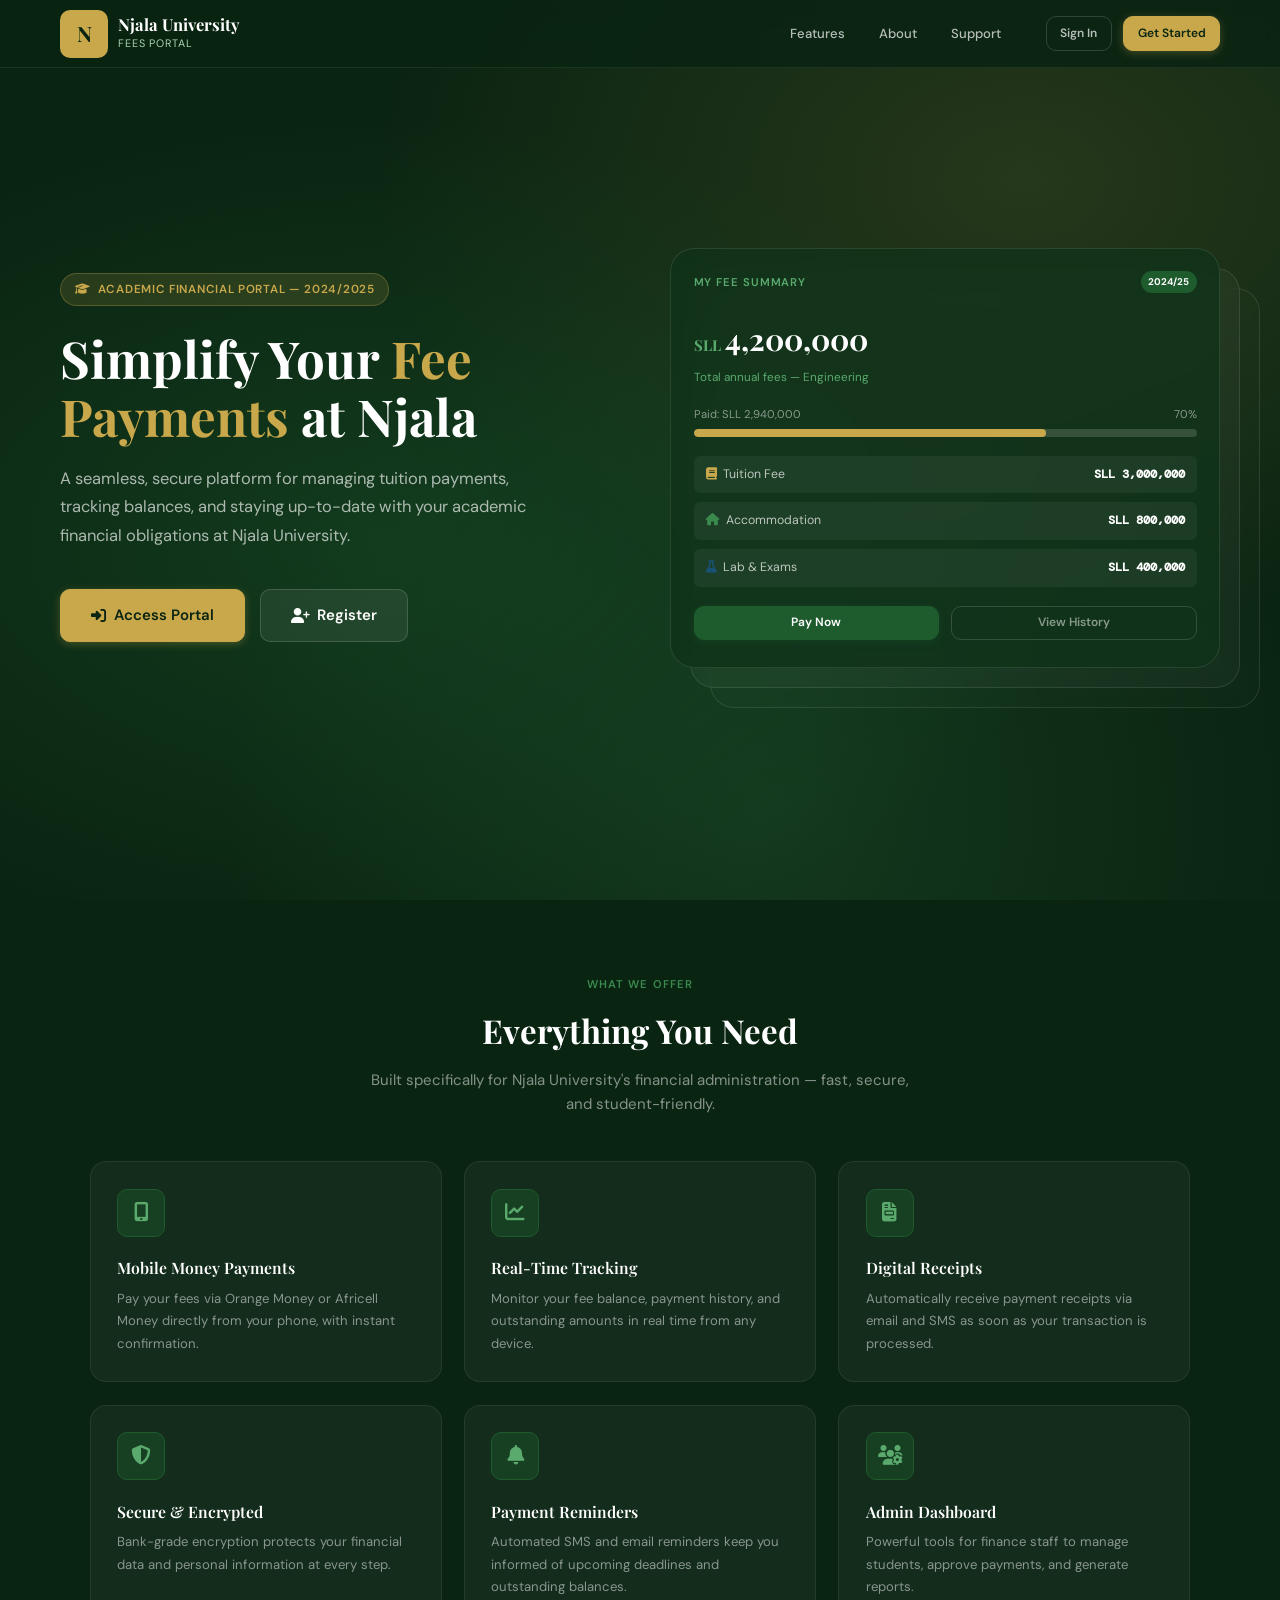
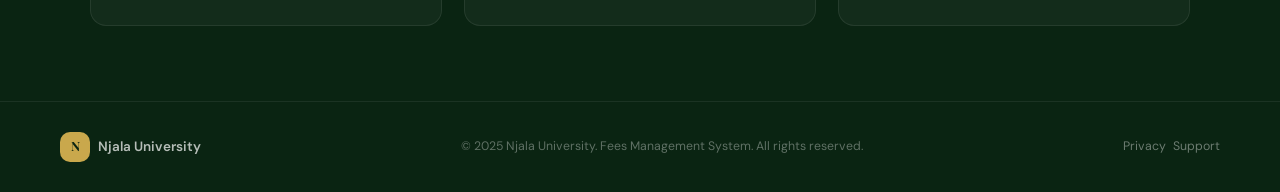
<file: frontend/index.html>
<!DOCTYPE html>
<html lang="en">
<head>
  <meta charset="UTF-8" />
  <meta name="viewport" content="width=device-width, initial-scale=1.0" />
  <title>Njala University — Fees Management System</title>
  <link rel="stylesheet" href="css/styles.css" />
  <link rel="stylesheet" href="https://cdnjs.cloudflare.com/ajax/libs/font-awesome/6.5.0/css/all.min.css" />
  <style>
    /* Landing-specific styles */
    body { background: var(--green-900); color: var(--white); overflow-x: hidden; }

    /* ── Nav ── */
    .landing-nav {
      position: fixed; top: 0; left: 0; right: 0; z-index: 100;
      background: rgba(10,36,18,0.85); backdrop-filter: blur(12px);
      border-bottom: 1px solid rgba(255,255,255,0.07);
      padding: 0 4rem; height: 68px;
      display: flex; align-items: center; gap: 2rem;
    }

    .landing-nav .nav-logo {
      display: flex; align-items: center; gap: 10px; flex: 1;
    }

    .landing-nav-links {
      display: flex; align-items: center; gap: 0.25rem;
    }

    .landing-nav-links a {
      padding: 0.5rem 1rem; border-radius: var(--radius-md);
      font-size: 0.875rem; font-weight: 500; color: rgba(255,255,255,0.7);
      transition: all var(--transition);
    }

    .landing-nav-links a:hover { color: var(--white); background: rgba(255,255,255,0.08); }

    .landing-nav-cta { display: flex; gap: 0.75rem; }

    /* ── Hero ── */
    .hero {
      min-height: 100vh; padding: 5rem 4rem 4rem;
      display: flex; align-items: center;
      position: relative; overflow: hidden;
    }

    .hero::before {
      content: '';
      position: absolute; inset: 0;
      background:
        radial-gradient(ellipse at 30% 60%, rgba(30,92,46,0.4) 0%, transparent 55%),
        radial-gradient(ellipse at 80% 20%, rgba(201,168,76,0.15) 0%, transparent 45%),
        radial-gradient(ellipse at 60% 90%, rgba(58,138,78,0.2) 0%, transparent 50%);
    }

    .hero-grid {
      display: grid; grid-template-columns: 1fr 1fr;
      gap: 4rem; align-items: center; max-width: 1200px;
      margin: 0 auto; width: 100%; position: relative; z-index: 1;
    }

    .hero-eyebrow {
      display: inline-flex; align-items: center; gap: 0.5rem;
      background: rgba(201,168,76,0.15); border: 1px solid rgba(201,168,76,0.3);
      color: var(--gold); padding: 0.4rem 0.9rem; border-radius: 99px;
      font-size: 0.78rem; font-weight: 600; letter-spacing: 0.06em;
      text-transform: uppercase; margin-bottom: 1.5rem;
    }

    .hero h1 {
      font-family: var(--font-display);
      font-size: 3.4rem; font-weight: 700; line-height: 1.15;
      color: var(--white); margin-bottom: 1.25rem;
    }

    .hero h1 span { color: var(--gold); }

    .hero p {
      font-size: 1.1rem; color: rgba(255,255,255,0.65);
      line-height: 1.75; margin-bottom: 2.5rem; max-width: 480px;
    }

    .hero-cta { display: flex; gap: 1rem; flex-wrap: wrap; }

    .hero-visual {
      position: relative;
    }

    .hero-card-stack {
      position: relative;
      height: 420px;
    }

    .hero-card {
      position: absolute;
      background: rgba(255,255,255,0.05);
      border: 1px solid rgba(255,255,255,0.1);
      border-radius: var(--radius-xl);
      backdrop-filter: blur(8px);
      padding: 1.5rem;
    }

    .hero-card.main {
      inset: 0; z-index: 3;
      background: rgba(15,51,25,0.8);
    }

    .hero-card.back1 {
      bottom: -20px; left: 20px; right: -20px; top: 20px;
      z-index: 1; background: rgba(255,255,255,0.03);
    }

    .hero-card.back2 {
      bottom: -40px; left: 40px; right: -40px; top: 40px;
      z-index: 0; background: rgba(255,255,255,0.015);
    }

    .hc-header {
      display: flex; align-items: center; justify-content: space-between;
      margin-bottom: 1.5rem;
    }

    .hc-title {
      font-size: 0.75rem; font-weight: 600; color: var(--green-300);
      text-transform: uppercase; letter-spacing: 0.08em;
    }

    .hc-badge {
      background: var(--green-600); color: var(--white);
      font-size: 0.65rem; font-weight: 700; padding: 0.2rem 0.5rem;
      border-radius: 99px;
    }

    .hc-amount {
      font-family: var(--font-display); font-size: 2rem; font-weight: 700;
      color: var(--white); margin-bottom: 0.3rem;
    }

    .hc-sub {
      font-size: 0.78rem; color: var(--green-300); margin-bottom: 1.25rem;
    }

    .hc-progress { margin-bottom: 1.25rem; }
    .hc-progress-label {
      display: flex; justify-content: space-between;
      font-size: 0.75rem; color: rgba(255,255,255,0.5);
      margin-bottom: 0.4rem;
    }

    .hc-fee-rows { display: flex; flex-direction: column; gap: 0.6rem; }
    .hc-fee-row {
      display: flex; align-items: center; justify-content: space-between;
      padding: 0.6rem 0.8rem;
      background: rgba(255,255,255,0.05); border-radius: var(--radius-sm);
    }

    .hc-fee-row .n { font-size: 0.82rem; color: rgba(255,255,255,0.7); }
    .hc-fee-row .a {
      font-family: var(--font-mono); font-size: 0.82rem;
      color: var(--white); font-weight: 600;
    }

    .hc-bottom {
      margin-top: 1.25rem; display: flex; gap: 0.75rem;
    }

    /* ── Features ── */
    .features-section {
      padding: 5rem 4rem;
      background: var(--green-900);
      position: relative;
    }

    .section-label {
      text-align: center;
      font-size: 0.75rem; font-weight: 600; letter-spacing: 0.1em;
      text-transform: uppercase; color: var(--green-400); margin-bottom: 0.75rem;
    }

    .section-title {
      text-align: center;
      font-family: var(--font-display); font-size: 2.2rem; font-weight: 700;
      color: var(--white); margin-bottom: 0.75rem;
    }

    .section-sub {
      text-align: center; font-size: 1rem; color: rgba(255,255,255,0.5);
      max-width: 560px; margin: 0 auto 3rem;
    }

    .features-grid {
      display: grid; grid-template-columns: repeat(3, 1fr);
      gap: 1.5rem; max-width: 1100px; margin: 0 auto;
    }

    .feature-card {
      background: rgba(255,255,255,0.04);
      border: 1px solid rgba(255,255,255,0.08);
      border-radius: var(--radius-lg);
      padding: 1.75rem;
      transition: all var(--transition);
    }

    .feature-card:hover {
      background: rgba(255,255,255,0.07);
      border-color: rgba(201,168,76,0.3);
      transform: translateY(-3px);
    }

    .feature-icon {
      width: 48px; height: 48px;
      background: rgba(30,92,46,0.4);
      border: 1px solid var(--green-600);
      border-radius: var(--radius-md);
      display: flex; align-items: center; justify-content: center;
      font-size: 1.3rem; color: var(--green-300);
      margin-bottom: 1.25rem;
    }

    .feature-card h3 {
      font-family: var(--font-display); font-size: 1.05rem;
      font-weight: 600; color: var(--white); margin-bottom: 0.5rem;
    }

    .feature-card p { font-size: 0.875rem; color: rgba(255,255,255,0.5); line-height: 1.7; }

    /* ── Footer ── */
    .landing-footer {
      background: var(--green-900);
      border-top: 1px solid rgba(255,255,255,0.07);
      padding: 2rem 4rem;
      display: flex; align-items: center; justify-content: space-between;
    }

    .landing-footer .copy {
      font-size: 0.82rem; color: rgba(255,255,255,0.35);
    }

    @media (max-width: 900px) {
      .hero, .features-section, .landing-footer { padding-left: 2rem; padding-right: 2rem; }
      .hero-grid { grid-template-columns: 1fr; gap: 3rem; }
      .hero h1 { font-size: 2.4rem; }
      .hero-visual { display: none; }
      .features-grid { grid-template-columns: 1fr 1fr; }
      .landing-nav { padding: 0 2rem; }
    }
  </style>
</head>
<body>

<!-- ── Navigation ── -->
<nav class="landing-nav">
  <div class="nav-logo">
    <div class="logo-mark">N</div>
    <div class="logo-text">
      <div class="logo-title">Njala University</div>
      <div class="logo-subtitle">Fees Portal</div>
    </div>
  </div>
  <div class="landing-nav-links">
    <a href="#features">Features</a>
    <a href="#about">About</a>
    <a href="#support">Support</a>
  </div>
  <div class="landing-nav-cta">
    <a href="login.html" class="btn btn-ghost btn-sm" style="color:rgba(255,255,255,0.7);border-color:rgba(255,255,255,0.15);">Sign In</a>
    <a href="login.html?mode=register" class="btn btn-gold btn-sm">Get Started</a>
  </div>
</nav>

<!-- ── Hero ── -->
<section class="hero">
  <div class="hero-grid">
    <div class="hero-content animate-fadeup">
      <div class="hero-eyebrow">
        <i class="fas fa-graduation-cap"></i>
        Academic Financial Portal — 2024/2025
      </div>
      <h1>Simplify Your <span>Fee Payments</span> at Njala</h1>
      <p>A seamless, secure platform for managing tuition payments, tracking balances, and staying up-to-date with your academic financial obligations at Njala University.</p>
      <div class="hero-cta">
        <a href="login.html" class="btn btn-gold btn-lg">
          <i class="fas fa-sign-in-alt"></i> Access Portal
        </a>
        <a href="login.html?mode=register" class="btn btn-secondary btn-lg"
           style="background:rgba(255,255,255,0.07);color:var(--white);border-color:rgba(255,255,255,0.15)">
          <i class="fas fa-user-plus"></i> Register
        </a>
      </div>
    </div>

    <div class="hero-visual animate-fadeup" style="animation-delay:0.2s">
      <div class="hero-card-stack">
        <div class="hero-card back2"></div>
        <div class="hero-card back1"></div>
        <div class="hero-card main">
          <div class="hc-header">
            <span class="hc-title">My Fee Summary</span>
            <span class="hc-badge">2024/25</span>
          </div>
          <div class="hc-amount"><span style="font-size:1rem;color:var(--green-300);margin-right:4px">SLL</span>4,200,000</div>
          <div class="hc-sub">Total annual fees — Engineering</div>
          <div class="hc-progress">
            <div class="hc-progress-label">
              <span>Paid: SLL 2,940,000</span>
              <span>70%</span>
            </div>
            <div class="progress-bar"><div class="fill" style="width:70%"></div></div>
          </div>
          <div class="hc-fee-rows">
            <div class="hc-fee-row">
              <span class="n"><i class="fas fa-book" style="color:var(--gold);margin-right:6px"></i>Tuition Fee</span>
              <span class="a">SLL 3,000,000</span>
            </div>
            <div class="hc-fee-row">
              <span class="n"><i class="fas fa-home" style="color:var(--green-400);margin-right:6px"></i>Accommodation</span>
              <span class="a">SLL 800,000</span>
            </div>
            <div class="hc-fee-row">
              <span class="n"><i class="fas fa-flask" style="color:var(--blue);margin-right:6px"></i>Lab & Exams</span>
              <span class="a">SLL 400,000</span>
            </div>
          </div>
          <div class="hc-bottom">
            <a href="login.html" class="btn btn-primary btn-sm" style="flex:1;text-align:center">Pay Now</a>
            <a href="login.html" class="btn btn-ghost btn-sm" style="flex:1;text-align:center;color:rgba(255,255,255,0.5);border-color:rgba(255,255,255,0.15)">View History</a>
          </div>
        </div>
      </div>
    </div>
  </div>
</section>

<!-- ── Features ── -->
<section class="features-section" id="features">
  <div class="section-label">What we offer</div>
  <h2 class="section-title">Everything You Need</h2>
  <p class="section-sub">Built specifically for Njala University's financial administration — fast, secure, and student-friendly.</p>

  <div class="features-grid">
    <div class="feature-card animate-fadeup">
      <div class="feature-icon"><i class="fas fa-mobile-alt"></i></div>
      <h3>Mobile Money Payments</h3>
      <p>Pay your fees via Orange Money or Africell Money directly from your phone, with instant confirmation.</p>
    </div>
    <div class="feature-card animate-fadeup">
      <div class="feature-icon"><i class="fas fa-chart-line"></i></div>
      <h3>Real-Time Tracking</h3>
      <p>Monitor your fee balance, payment history, and outstanding amounts in real time from any device.</p>
    </div>
    <div class="feature-card animate-fadeup">
      <div class="feature-icon"><i class="fas fa-file-invoice"></i></div>
      <h3>Digital Receipts</h3>
      <p>Automatically receive payment receipts via email and SMS as soon as your transaction is processed.</p>
    </div>
    <div class="feature-card animate-fadeup">
      <div class="feature-icon"><i class="fas fa-shield-alt"></i></div>
      <h3>Secure & Encrypted</h3>
      <p>Bank-grade encryption protects your financial data and personal information at every step.</p>
    </div>
    <div class="feature-card animate-fadeup">
      <div class="feature-icon"><i class="fas fa-bell"></i></div>
      <h3>Payment Reminders</h3>
      <p>Automated SMS and email reminders keep you informed of upcoming deadlines and outstanding balances.</p>
    </div>
    <div class="feature-card animate-fadeup">
      <div class="feature-icon"><i class="fas fa-users-cog"></i></div>
      <h3>Admin Dashboard</h3>
      <p>Powerful tools for finance staff to manage students, approve payments, and generate reports.</p>
    </div>
  </div>
</section>

<!-- ── Footer ── -->
<footer class="landing-footer">
  <div class="flex flex-center gap-1">
    <div class="logo-mark" style="width:30px;height:30px;font-size:0.85rem">N</div>
    <span style="font-size:0.9rem;font-weight:600;color:rgba(255,255,255,0.7)">Njala University</span>
  </div>
  <div class="copy">&copy; 2025 Njala University. Fees Management System. All rights reserved.</div>
  <div class="flex gap-1">
    <a href="#" style="color:rgba(255,255,255,0.4);font-size:0.82rem;transition:color 0.2s" onmouseover="this.style.color='rgba(255,255,255,0.8)'" onmouseout="this.style.color='rgba(255,255,255,0.4)'">Privacy</a>
    <a href="#" style="color:rgba(255,255,255,0.4);font-size:0.82rem;transition:color 0.2s" onmouseover="this.style.color='rgba(255,255,255,0.8)'" onmouseout="this.style.color='rgba(255,255,255,0.4)'">Support</a>
  </div>
</footer>

</body>
</html>
</file>
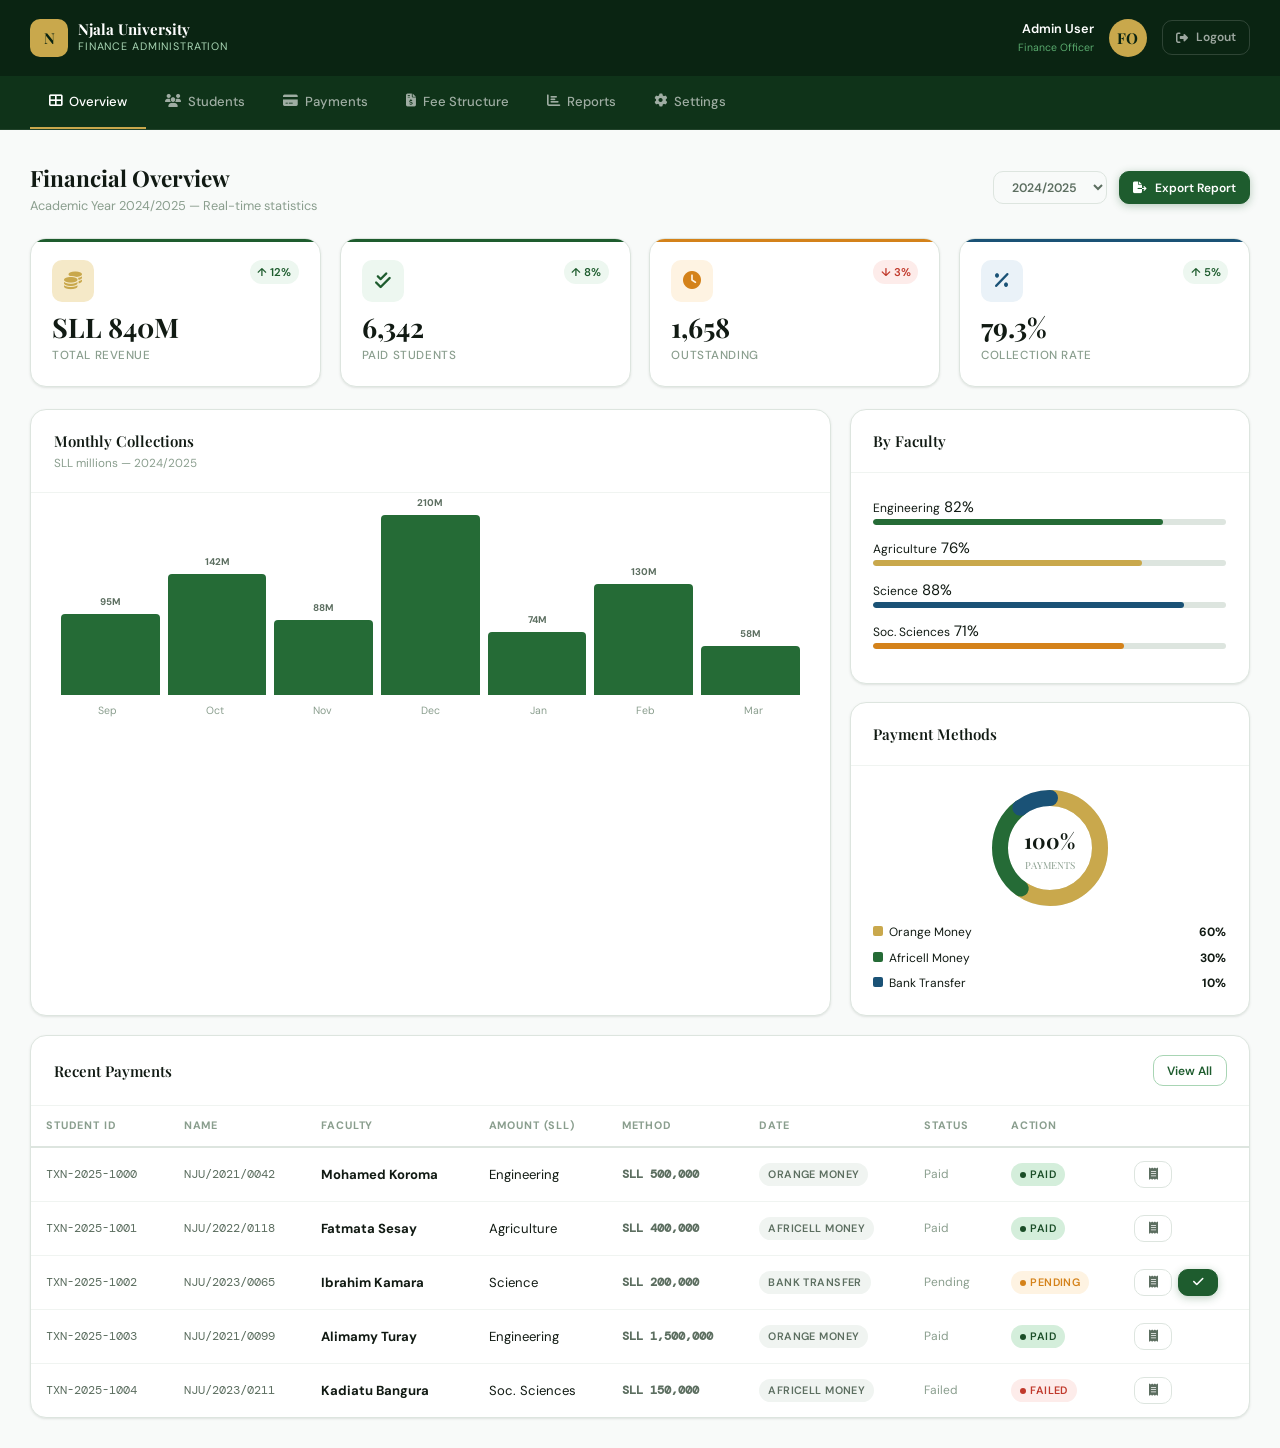
<file: frontend/admin.html>
<!DOCTYPE html>
<html lang="en">
<head>
  <meta charset="UTF-8" />
  <meta name="viewport" content="width=device-width, initial-scale=1.0" />
  <title>Admin Panel — Njala Fees System</title>
  <link rel="stylesheet" href="css/styles.css" />
  <link rel="stylesheet" href="https://cdnjs.cloudflare.com/ajax/libs/font-awesome/6.5.0/css/all.min.css" />
  <style>
    .admin-wrap { min-height: 100vh; display: flex; flex-direction: column; }

    /* Mini chart bars */
    .mini-chart { display: flex; align-items: flex-end; gap: 3px; height: 40px; }
    .mini-bar {
      flex: 1; border-radius: 2px 2px 0 0;
      background: var(--green-300); transition: background var(--transition);
    }
    .mini-bar:hover { background: var(--green-500); }

    /* Student row detail expand */
    .expand-row { display: none; background: var(--green-50); }
    .expand-row.open { display: table-row; }

    /* Filters bar */
    .filter-bar {
      display: flex; align-items: center; gap: 0.75rem;
      padding: 1rem 1.5rem; border-bottom: 1px solid var(--gray-100);
      flex-wrap: wrap;
    }

    .filter-bar input[type="text"] {
      padding: 0.55rem 1rem 0.55rem 2.4rem;
      border: 1.5px solid var(--gray-200); border-radius: var(--radius-md);
      font-size: 0.85rem; background: var(--gray-100); outline: none;
      transition: all var(--transition); flex: 1; min-width: 200px;
      position: relative;
    }

    .filter-bar input:focus {
      background: var(--white); border-color: var(--green-400);
    }

    .search-wrap { position: relative; flex: 1; min-width: 200px; }
    .search-wrap i { position: absolute; left: 0.8rem; top: 50%; transform: translateY(-50%); color: var(--gray-400); font-size: 0.85rem; }
    .search-wrap input { width: 100%; padding: 0.55rem 1rem 0.55rem 2.4rem; border: 1.5px solid var(--gray-200); border-radius: var(--radius-md); font-size: 0.85rem; background: var(--gray-100); outline: none; }

    .donut-wrap {
      position: relative; width: 120px; height: 120px; margin: 0 auto 1rem;
    }

    .donut-wrap svg { transform: rotate(-90deg); }
    .donut-center {
      position: absolute; inset: 0;
      display: flex; flex-direction: column;
      align-items: center; justify-content: center;
      font-family: var(--font-display);
    }

    .donut-center .pct { font-size: 1.4rem; font-weight: 700; color: var(--dark); }
    .donut-center .lbl { font-size: 0.65rem; color: var(--gray-400); text-transform: uppercase; }
  </style>
</head>
<body>
<div class="admin-wrap">

  <!-- ── Admin Header ── -->
  <div class="admin-header">
    <div class="logo" style="flex:1">
      <div class="logo-mark" style="width:38px;height:38px;font-size:1rem">N</div>
      <div class="logo-text">
        <div class="logo-title" style="font-size:1rem">Njala University</div>
        <div class="logo-subtitle">Finance Administration</div>
      </div>
    </div>
    <div style="display:flex;align-items:center;gap:1rem">
      <div style="text-align:right">
        <div style="font-size:0.85rem;font-weight:600;color:var(--white)">Admin User</div>
        <div style="font-size:0.7rem;color:var(--green-300)">Finance Officer</div>
      </div>
      <div class="user-avatar" style="background:var(--gold);color:var(--green-900)">FO</div>
      <a href="login.html" class="btn btn-ghost btn-sm" style="color:rgba(255,255,255,0.6);border-color:rgba(255,255,255,0.15)">
        <i class="fas fa-sign-out-alt"></i> Logout
      </a>
    </div>
  </div>

  <!-- ── Admin Nav ── -->
  <div class="admin-nav">
    <a href="#" class="admin-nav-item active" onclick="adminPage('overview',this)">
      <i class="fas fa-th-large"></i> Overview
    </a>
    <a href="#" class="admin-nav-item" onclick="adminPage('students',this)">
      <i class="fas fa-users"></i> Students
    </a>
    <a href="#" class="admin-nav-item" onclick="adminPage('payments',this)">
      <i class="fas fa-credit-card"></i> Payments
    </a>
    <a href="#" class="admin-nav-item" onclick="adminPage('fees',this)">
      <i class="fas fa-file-invoice-dollar"></i> Fee Structure
    </a>
    <a href="#" class="admin-nav-item" onclick="adminPage('reports',this)">
      <i class="fas fa-chart-bar"></i> Reports
    </a>
    <a href="#" class="admin-nav-item" onclick="adminPage('settings',this)">
      <i class="fas fa-cog"></i> Settings
    </a>
  </div>

  <!-- ── Admin Body ── -->
  <div class="admin-body">

    <!-- ═══════════ OVERVIEW ═══════════ -->
    <div id="admin-overview">

      <div style="display:flex;align-items:center;justify-content:space-between;margin-bottom:1.5rem">
        <div>
          <h2 style="font-family:var(--font-display);font-size:1.5rem;font-weight:700;color:var(--dark)">Financial Overview</h2>
          <p style="font-size:0.85rem;color:var(--gray-400)">Academic Year 2024/2025 — Real-time statistics</p>
        </div>
        <div style="display:flex;gap:0.75rem">
          <select class="btn btn-ghost btn-sm" style="font-size:0.82rem">
            <option>2024/2025</option>
            <option>2023/2024</option>
          </select>
          <button class="btn btn-primary btn-sm" onclick="showToast('Report generated!','success')">
            <i class="fas fa-file-export"></i> Export Report
          </button>
        </div>
      </div>

      <!-- Top Stats -->
      <div class="stats-grid" style="margin-bottom:1.5rem">
        <div class="stat-card animate-fadeup">
          <div class="stat-header">
            <div class="stat-icon gold"><i class="fas fa-coins"></i></div>
            <span class="stat-trend up">↑ 12%</span>
          </div>
          <div class="stat-value">SLL 840M</div>
          <div class="stat-label">Total Revenue</div>
        </div>
        <div class="stat-card animate-fadeup">
          <div class="stat-header">
            <div class="stat-icon"><i class="fas fa-check-double"></i></div>
            <span class="stat-trend up">↑ 8%</span>
          </div>
          <div class="stat-value">6,342</div>
          <div class="stat-label">Paid Students</div>
        </div>
        <div class="stat-card amber animate-fadeup">
          <div class="stat-header">
            <div class="stat-icon amber"><i class="fas fa-clock"></i></div>
            <span class="stat-trend down">↓ 3%</span>
          </div>
          <div class="stat-value">1,658</div>
          <div class="stat-label">Outstanding</div>
        </div>
        <div class="stat-card blue animate-fadeup">
          <div class="stat-header">
            <div class="stat-icon blue"><i class="fas fa-percentage"></i></div>
            <span class="stat-trend up">↑ 5%</span>
          </div>
          <div class="stat-value">79.3%</div>
          <div class="stat-label">Collection Rate</div>
        </div>
      </div>

      <!-- Content -->
      <div class="content-grid">

        <!-- Payment chart -->
        <div class="card animate-fadeup">
          <div class="card-header">
            <div>
              <div class="card-title">Monthly Collections</div>
              <div class="card-subtitle">SLL millions — 2024/2025</div>
            </div>
          </div>
          <div class="card-body">
            <div style="display:flex;align-items:flex-end;gap:8px;height:180px;padding:0 0.5rem" id="adminChart">
              <!-- JS rendered -->
            </div>
            <div style="display:flex;justify-content:space-around;margin-top:8px;font-size:0.7rem;color:var(--gray-400)" id="adminChartLabels"></div>
          </div>
        </div>

        <!-- Right col -->
        <div style="display:flex;flex-direction:column;gap:1.25rem">

          <!-- Collection by Faculty -->
          <div class="card animate-fadeup">
            <div class="card-header">
              <div class="card-title">By Faculty</div>
            </div>
            <div class="card-body">
              <div id="facultyBars"><!-- JS --></div>
            </div>
          </div>

          <!-- Payment Methods Donut -->
          <div class="card animate-fadeup">
            <div class="card-header">
              <div class="card-title">Payment Methods</div>
            </div>
            <div class="card-body" style="text-align:center">
              <div class="donut-wrap">
                <svg width="120" height="120" viewBox="0 0 120 120">
                  <circle cx="60" cy="60" r="50" fill="none" stroke="var(--gray-200)" stroke-width="16"/>
                  <circle cx="60" cy="60" r="50" fill="none" stroke="var(--gold)" stroke-width="16"
                    stroke-dasharray="188 126" stroke-linecap="round"/>
                  <circle cx="60" cy="60" r="50" fill="none" stroke="var(--green-500)" stroke-width="16"
                    stroke-dasharray="94 220" stroke-dashoffset="-188" stroke-linecap="round"/>
                  <circle cx="60" cy="60" r="50" fill="none" stroke="var(--blue)" stroke-width="16"
                    stroke-dasharray="32 282" stroke-dashoffset="-282" stroke-linecap="round"/>
                </svg>
                <div class="donut-center">
                  <div class="pct">100%</div>
                  <div class="lbl">Payments</div>
                </div>
              </div>
              <div style="display:flex;flex-direction:column;gap:0.4rem;text-align:left">
                <div class="flex-between" style="font-size:0.8rem">
                  <span><span style="display:inline-block;width:10px;height:10px;background:var(--gold);border-radius:2px;margin-right:6px"></span>Orange Money</span>
                  <strong>60%</strong>
                </div>
                <div class="flex-between" style="font-size:0.8rem">
                  <span><span style="display:inline-block;width:10px;height:10px;background:var(--green-500);border-radius:2px;margin-right:6px"></span>Africell Money</span>
                  <strong>30%</strong>
                </div>
                <div class="flex-between" style="font-size:0.8rem">
                  <span><span style="display:inline-block;width:10px;height:10px;background:var(--blue);border-radius:2px;margin-right:6px"></span>Bank Transfer</span>
                  <strong>10%</strong>
                </div>
              </div>
            </div>
          </div>

        </div>
      </div>

      <!-- Recent Payments -->
      <div class="card animate-fadeup">
        <div class="card-header">
          <div class="card-title">Recent Payments</div>
          <button class="btn btn-secondary btn-sm" onclick="adminPage('payments',null)">View All</button>
        </div>
        <div class="table-wrap">
          <table class="data-table" id="adminRecentTable">
            <thead>
              <tr>
                <th>Student ID</th>
                <th>Name</th>
                <th>Faculty</th>
                <th>Amount (SLL)</th>
                <th>Method</th>
                <th>Date</th>
                <th>Status</th>
                <th>Action</th>
              </tr>
            </thead>
            <tbody id="adminRecentBody"><!-- JS --></tbody>
          </table>
        </div>
      </div>
    </div>

    <!-- ═══════════ STUDENTS ═══════════ -->
    <div id="admin-students" style="display:none">
      <div style="display:flex;align-items:center;justify-content:space-between;margin-bottom:1.5rem">
        <div>
          <h2 style="font-family:var(--font-display);font-size:1.5rem;font-weight:700;color:var(--dark)">Student Management</h2>
          <p style="font-size:0.85rem;color:var(--gray-400)">8,000 enrolled students</p>
        </div>
        <button class="btn btn-primary btn-sm" onclick="openAddStudentModal()">
          <i class="fas fa-user-plus"></i> Add Student
        </button>
      </div>

      <div class="card">
        <div class="filter-bar">
          <div class="search-wrap">
            <i class="fas fa-search"></i>
            <input type="text" placeholder="Search by name, ID, email…" id="studentSearch" oninput="filterStudents(this.value)" />
          </div>
          <select class="btn btn-ghost btn-sm" style="font-size:0.82rem" onchange="filterStudents()">
            <option>All Faculties</option>
            <option>Engineering</option>
            <option>Agriculture</option>
            <option>Science</option>
            <option>Social Sciences</option>
          </select>
          <select class="btn btn-ghost btn-sm" style="font-size:0.82rem">
            <option>All Status</option>
            <option>Fully Paid</option>
            <option>Partial</option>
            <option>Outstanding</option>
          </select>
          <button class="btn btn-secondary btn-sm">
            <i class="fas fa-download"></i> Export
          </button>
        </div>
        <div class="table-wrap">
          <table class="data-table">
            <thead>
              <tr>
                <th><input type="checkbox" style="accent-color:var(--green-600)" /></th>
                <th>Student ID</th>
                <th>Full Name</th>
                <th>Faculty</th>
                <th>Level</th>
                <th>Total Fees</th>
                <th>Paid</th>
                <th>Balance</th>
                <th>Status</th>
                <th>Actions</th>
              </tr>
            </thead>
            <tbody id="studentsBody"><!-- JS --></tbody>
          </table>
        </div>
        <div class="card-footer" style="display:flex;align-items:center;justify-content:space-between;font-size:0.82rem;color:var(--gray-400)">
          <span>Showing 1–10 of 8,000 students</span>
          <div style="display:flex;gap:0.5rem">
            <button class="btn btn-ghost btn-sm">← Prev</button>
            <button class="btn btn-ghost btn-sm">Next →</button>
          </div>
        </div>
      </div>
    </div>

    <!-- ═══════════ PAYMENTS ═══════════ -->
    <div id="admin-payments" style="display:none">
      <div style="display:flex;align-items:center;justify-content:space-between;margin-bottom:1.5rem">
        <div>
          <h2 style="font-family:var(--font-display);font-size:1.5rem;font-weight:700;color:var(--dark)">Payment Transactions</h2>
          <p style="font-size:0.85rem;color:var(--gray-400)">All payment records</p>
        </div>
        <div style="display:flex;gap:0.75rem">
          <button class="btn btn-secondary btn-sm"><i class="fas fa-filter"></i> Filter</button>
          <button class="btn btn-primary btn-sm" onclick="showToast('Exporting transactions…','success')">
            <i class="fas fa-file-excel"></i> Export Excel
          </button>
        </div>
      </div>

      <div class="stats-grid" style="grid-template-columns:repeat(4,1fr);margin-bottom:1.5rem">
        <div class="stat-card" style="padding:1rem">
          <div class="stat-label" style="margin-bottom:0.4rem">Today</div>
          <div class="stat-value" style="font-size:1.3rem">SLL 42.5M</div>
          <div style="font-size:0.75rem;color:var(--green-600);margin-top:0.25rem">↑ 143 transactions</div>
        </div>
        <div class="stat-card" style="padding:1rem">
          <div class="stat-label" style="margin-bottom:0.4rem">This Week</div>
          <div class="stat-value" style="font-size:1.3rem">SLL 198M</div>
          <div style="font-size:0.75rem;color:var(--green-600);margin-top:0.25rem">↑ 724 transactions</div>
        </div>
        <div class="stat-card amber" style="padding:1rem">
          <div class="stat-label" style="margin-bottom:0.4rem">Pending</div>
          <div class="stat-value" style="font-size:1.3rem">23</div>
          <div style="font-size:0.75rem;color:var(--amber);margin-top:0.25rem">Requires review</div>
        </div>
        <div class="stat-card" style="padding:1rem;border-top-color:var(--red)">
          <div class="stat-label" style="margin-bottom:0.4rem">Failed</div>
          <div class="stat-value" style="font-size:1.3rem;color:var(--red)">7</div>
          <div style="font-size:0.75rem;color:var(--red);margin-top:0.25rem">Need attention</div>
        </div>
      </div>

      <div class="card">
        <div class="filter-bar">
          <div class="search-wrap" style="max-width:280px">
            <i class="fas fa-search"></i>
            <input type="text" placeholder="Search transactions…" />
          </div>
          <input type="date" class="btn btn-ghost btn-sm" style="font-size:0.82rem;padding:0.45rem 0.75rem" />
          <input type="date" class="btn btn-ghost btn-sm" style="font-size:0.82rem;padding:0.45rem 0.75rem" />
          <select class="btn btn-ghost btn-sm" style="font-size:0.82rem">
            <option>All Methods</option>
            <option>Orange Money</option>
            <option>Africell Money</option>
            <option>Bank Transfer</option>
          </select>
          <select class="btn btn-ghost btn-sm" style="font-size:0.82rem">
            <option>All Status</option>
            <option>Paid</option>
            <option>Pending</option>
            <option>Failed</option>
          </select>
        </div>
        <div class="table-wrap">
          <table class="data-table">
            <thead>
              <tr>
                <th>Ref No.</th>
                <th>Student ID</th>
                <th>Student Name</th>
                <th>Fee Category</th>
                <th>Amount (SLL)</th>
                <th>Method</th>
                <th>Date & Time</th>
                <th>Status</th>
                <th>Actions</th>
              </tr>
            </thead>
            <tbody id="paymentsBody"><!-- JS --></tbody>
          </table>
        </div>
        <div class="card-footer" style="display:flex;align-items:center;justify-content:space-between;font-size:0.82rem;color:var(--gray-400)">
          <span>Showing 1–15 of 3,421 transactions</span>
          <div style="display:flex;gap:0.5rem">
            <button class="btn btn-ghost btn-sm">← Prev</button>
            <button class="btn btn-ghost btn-sm">Next →</button>
          </div>
        </div>
      </div>
    </div>

    <!-- ═══════════ FEE STRUCTURE ═══════════ -->
    <div id="admin-fees" style="display:none">
      <div style="display:flex;align-items:center;justify-content:space-between;margin-bottom:1.5rem">
        <div>
          <h2 style="font-family:var(--font-display);font-size:1.5rem;font-weight:700;color:var(--dark)">Fee Structure</h2>
          <p style="font-size:0.85rem;color:var(--gray-400)">Manage fee categories and amounts</p>
        </div>
        <button class="btn btn-primary btn-sm" onclick="openFeeModal()">
          <i class="fas fa-plus"></i> Add Fee Category
        </button>
      </div>

      <div class="content-grid-3">
        <div class="card animate-fadeup" onclick="this.style.borderColor='var(--green-400)'" style="cursor:pointer;transition:border-color 0.2s">
          <div class="card-header"><div class="card-title">Tuition Fees</div><span class="badge badge-green">Active</span></div>
          <div class="card-body">
            <div class="fee-row"><span class="fee-name">Engineering</span><span class="fee-amount">SLL 3,000,000</span></div>
            <div class="fee-row"><span class="fee-name">Agriculture</span><span class="fee-amount">SLL 2,400,000</span></div>
            <div class="fee-row"><span class="fee-name">Science</span><span class="fee-amount">SLL 2,600,000</span></div>
            <div class="fee-row"><span class="fee-name">Social Sciences</span><span class="fee-amount">SLL 2,200,000</span></div>
          </div>
          <div class="card-footer"><button class="btn btn-secondary btn-sm btn-full">Edit Amounts</button></div>
        </div>

        <div class="card animate-fadeup" style="cursor:pointer;transition:border-color 0.2s">
          <div class="card-header"><div class="card-title">Accommodation</div><span class="badge badge-green">Active</span></div>
          <div class="card-body">
            <div class="fee-row"><span class="fee-name">Single Room</span><span class="fee-amount">SLL 900,000</span></div>
            <div class="fee-row"><span class="fee-name">Shared Room</span><span class="fee-amount">SLL 600,000</span></div>
            <div class="fee-row"><span class="fee-name">No Accommodation</span><span class="fee-amount">SLL 0</span></div>
          </div>
          <div class="card-footer"><button class="btn btn-secondary btn-sm btn-full">Edit Amounts</button></div>
        </div>

        <div class="card animate-fadeup" style="cursor:pointer;transition:border-color 0.2s">
          <div class="card-header"><div class="card-title">Other Fees</div><span class="badge badge-green">Active</span></div>
          <div class="card-body">
            <div class="fee-row"><span class="fee-name">Exam Fees</span><span class="fee-amount">SLL 200,000</span></div>
            <div class="fee-row"><span class="fee-name">Lab Fees</span><span class="fee-amount">SLL 300,000</span></div>
            <div class="fee-row"><span class="fee-name">Student Union</span><span class="fee-amount">SLL 100,000</span></div>
            <div class="fee-row"><span class="fee-name">ICT Fee</span><span class="fee-amount">SLL 150,000</span></div>
          </div>
          <div class="card-footer"><button class="btn btn-secondary btn-sm btn-full">Edit Amounts</button></div>
        </div>
      </div>
    </div>

    <!-- ═══════════ REPORTS ═══════════ -->
    <div id="admin-reports" style="display:none">
      <div style="margin-bottom:1.5rem">
        <h2 style="font-family:var(--font-display);font-size:1.5rem;font-weight:700;color:var(--dark)">Reports & Analytics</h2>
        <p style="font-size:0.85rem;color:var(--gray-400)">Generate and download financial reports</p>
      </div>

      <div class="content-grid-3" style="margin-bottom:1.5rem">
        <div class="card animate-fadeup" style="cursor:pointer" onclick="showToast('Generating report…','success')">
          <div class="card-body" style="text-align:center;padding:2rem">
            <div style="font-size:2.5rem;color:var(--green-500);margin-bottom:1rem">📊</div>
            <div style="font-family:var(--font-display);font-size:1.05rem;font-weight:600;margin-bottom:0.5rem">Fee Collection Report</div>
            <div style="font-size:0.82rem;color:var(--gray-400);margin-bottom:1.25rem">Detailed collection by faculty and semester</div>
            <button class="btn btn-primary btn-sm btn-full"><i class="fas fa-download"></i> Download PDF</button>
          </div>
        </div>
        <div class="card animate-fadeup" style="cursor:pointer" onclick="showToast('Generating report…','success')">
          <div class="card-body" style="text-align:center;padding:2rem">
            <div style="font-size:2.5rem;color:var(--amber);margin-bottom:1rem">📋</div>
            <div style="font-family:var(--font-display);font-size:1.05rem;font-weight:600;margin-bottom:0.5rem">Outstanding Balances</div>
            <div style="font-size:0.82rem;color:var(--gray-400);margin-bottom:1.25rem">Students with unpaid fees by department</div>
            <button class="btn btn-secondary btn-sm btn-full"><i class="fas fa-download"></i> Download Excel</button>
          </div>
        </div>
        <div class="card animate-fadeup" style="cursor:pointer" onclick="showToast('Generating report…','success')">
          <div class="card-body" style="text-align:center;padding:2rem">
            <div style="font-size:2.5rem;color:var(--blue);margin-bottom:1rem">📈</div>
            <div style="font-family:var(--font-display);font-size:1.05rem;font-weight:600;margin-bottom:0.5rem">Payment Trends</div>
            <div style="font-size:0.82rem;color:var(--gray-400);margin-bottom:1.25rem">Year-over-year comparison report</div>
            <button class="btn btn-secondary btn-sm btn-full"><i class="fas fa-download"></i> Download PDF</button>
          </div>
        </div>
      </div>

      <div class="card animate-fadeup">
        <div class="card-header">
          <div class="card-title">Custom Report Generator</div>
        </div>
        <div class="card-body">
          <div style="display:grid;grid-template-columns:repeat(3,1fr);gap:1rem;margin-bottom:1.25rem">
            <div class="form-group" style="margin:0">
              <label>Report Type</label>
              <select>
                <option>Fee Collection</option>
                <option>Payment History</option>
                <option>Outstanding Fees</option>
                <option>Student Summary</option>
              </select>
            </div>
            <div class="form-group" style="margin:0">
              <label>Date From</label>
              <input type="date" />
            </div>
            <div class="form-group" style="margin:0">
              <label>Date To</label>
              <input type="date" />
            </div>
          </div>
          <div style="display:flex;gap:0.75rem">
            <button class="btn btn-primary" onclick="showToast('Report generated!','success')">
              <i class="fas fa-file-chart-line"></i> Generate Report
            </button>
            <button class="btn btn-ghost"><i class="fas fa-times"></i> Reset</button>
          </div>
        </div>
      </div>
    </div>

    <!-- ═══════════ SETTINGS ═══════════ -->
    <div id="admin-settings" style="display:none">
      <div style="margin-bottom:1.5rem">
        <h2 style="font-family:var(--font-display);font-size:1.5rem;font-weight:700;color:var(--dark)">System Settings</h2>
      </div>
      <div class="content-grid">
        <div style="display:flex;flex-direction:column;gap:1.25rem">
          <div class="card animate-fadeup">
            <div class="card-header"><div class="card-title">Academic Session</div></div>
            <div class="card-body">
              <div class="form-group">
                <label>Current Academic Year</label>
                <input type="text" value="2024/2025" />
              </div>
              <div class="form-group">
                <label>Current Semester</label>
                <select><option>Semester 1</option><option>Semester 2</option></select>
              </div>
              <div class="form-group">
                <label>Fee Payment Deadline</label>
                <input type="date" value="2025-03-31" />
              </div>
              <button class="btn btn-primary" onclick="showToast('Settings saved!','success')">
                <i class="fas fa-save"></i> Save Settings
              </button>
            </div>
          </div>

          <div class="card animate-fadeup">
            <div class="card-header"><div class="card-title">SMS / Email Notifications</div></div>
            <div class="card-body">
              <div class="form-group">
                <label class="checkbox-wrap" style="color:var(--dark);font-size:0.9rem">
                  <input type="checkbox" checked style="width:16px;height:16px;accent-color:var(--green-600)" />
                  Enable SMS reminders for outstanding fees
                </label>
              </div>
              <div class="form-group">
                <label class="checkbox-wrap" style="color:var(--dark);font-size:0.9rem">
                  <input type="checkbox" checked style="width:16px;height:16px;accent-color:var(--green-600)" />
                  Send email receipt on payment
                </label>
              </div>
              <div class="form-group">
                <label class="checkbox-wrap" style="color:var(--dark);font-size:0.9rem">
                  <input type="checkbox" style="width:16px;height:16px;accent-color:var(--green-600)" />
                  Send weekly collection summary to admin
                </label>
              </div>
              <button class="btn btn-secondary" onclick="showToast('Notification settings saved!','success')">
                <i class="fas fa-save"></i> Save
              </button>
            </div>
          </div>
        </div>

        <div style="display:flex;flex-direction:column;gap:1.25rem">
          <div class="card animate-fadeup">
            <div class="card-header"><div class="card-title">System Info</div></div>
            <div class="card-body">
              <div class="fee-row"><span class="fee-name">System Version</span><span class="text-mono" style="font-size:0.85rem">v1.2.0</span></div>
              <div class="fee-row"><span class="fee-name">Database</span><span style="font-size:0.85rem">PostgreSQL 15</span></div>
              <div class="fee-row"><span class="fee-name">Last Backup</span><span style="font-size:0.85rem;color:var(--green-600)">Today, 06:00</span></div>
              <div class="fee-row"><span class="fee-name">Server Status</span><span class="badge badge-green badge-dot">Online</span></div>
            </div>
          </div>

          <div class="card animate-fadeup">
            <div class="card-header"><div class="card-title">Admin Users</div></div>
            <div class="card-body">
              <div class="tx-item" style="padding:0.75rem 0;border-bottom:1px solid var(--gray-100)">
                <div class="user-avatar" style="width:34px;height:34px;font-size:0.85rem;background:var(--green-600)">FO</div>
                <div class="tx-info">
                  <div class="tx-name">Finance Officer</div>
                  <div class="tx-meta">finance@njala.edu.sl</div>
                </div>
                <span class="badge badge-green">Admin</span>
              </div>
              <div class="tx-item" style="padding:0.75rem 0">
                <div class="user-avatar" style="width:34px;height:34px;font-size:0.85rem;background:var(--blue)">RO</div>
                <div class="tx-info">
                  <div class="tx-name">Registry Officer</div>
                  <div class="tx-meta">registry@njala.edu.sl</div>
                </div>
                <span class="badge badge-blue">Staff</span>
              </div>
              <button class="btn btn-ghost btn-sm btn-full" style="margin-top:0.75rem">
                <i class="fas fa-user-plus"></i> Add Admin User
              </button>
            </div>
          </div>
        </div>
      </div>
    </div>

  </div><!-- /admin-body -->
</div>

<!-- Add Student Modal -->
<div class="modal-overlay" id="addStudentModal">
  <div class="modal">
    <div class="modal-header">
      <div class="modal-title">Add New Student</div>
      <div class="modal-close" onclick="document.getElementById('addStudentModal').classList.remove('open')"><i class="fas fa-times"></i></div>
    </div>
    <div class="modal-body">
      <div style="display:grid;grid-template-columns:1fr 1fr;gap:0.75rem">
        <div class="form-group"><label>First Name</label><input type="text" placeholder="First name" /></div>
        <div class="form-group"><label>Last Name</label><input type="text" placeholder="Last name" /></div>
      </div>
      <div class="form-group"><label>Student ID</label><input type="text" placeholder="NJU/2024/XXXX" /></div>
      <div class="form-group"><label>Email</label><input type="email" placeholder="student@njala.edu.sl" /></div>
      <div class="form-group"><label>Phone</label><input type="tel" placeholder="+232 76 000 000" /></div>
      <div class="form-group"><label>Faculty</label>
        <select>
          <option>Faculty of Agriculture</option>
          <option>Faculty of Engineering</option>
          <option>Faculty of Science</option>
          <option>Faculty of Social Sciences</option>
        </select>
      </div>
      <div class="form-group"><label>Level</label>
        <select><option>100</option><option>200</option><option>300</option><option>400</option><option>500</option></select>
      </div>
    </div>
    <div class="modal-footer">
      <button class="btn btn-ghost" onclick="document.getElementById('addStudentModal').classList.remove('open')">Cancel</button>
      <button class="btn btn-primary" onclick="addStudent()"><i class="fas fa-user-plus"></i> Add Student</button>
    </div>
  </div>
</div>

<!-- Toast -->
<div class="toast-container" id="toastContainer"></div>

<script>
  // ── Admin page switch ──
  function adminPage(page, el) {
    document.querySelectorAll('[id^="admin-"]').forEach(p => p.style.display = 'none');
    document.getElementById('admin-' + page).style.display = 'block';
    document.querySelectorAll('.admin-nav-item').forEach(a => a.classList.remove('active'));
    if (el) el.classList.add('active');
  }

  function openAddStudentModal() {
    document.getElementById('addStudentModal').classList.add('open');
  }

  function openFeeModal() {
    showToast('Fee editor coming soon.', 'success');
  }

  function addStudent() {
    document.getElementById('addStudentModal').classList.remove('open');
    showToast('Student added successfully!', 'success');
  }

  function showToast(msg, type = 'success') {
    const tc = document.getElementById('toastContainer');
    const t = document.createElement('div');
    t.className = `toast ${type}`;
    const icons = { success:'fa-check-circle', error:'fa-times-circle', warning:'fa-exclamation-triangle' };
    t.innerHTML = `<i class="fas ${icons[type]||'fa-info-circle'}"></i>${msg}`;
    tc.appendChild(t);
    setTimeout(() => t.remove(), 3500);
  }

  // ── Render admin chart ──
  const months  = ['Sep','Oct','Nov','Dec','Jan','Feb','Mar'];
  const amounts = [95, 142, 88, 210, 74, 130, 58];
  const maxA    = Math.max(...amounts);

  const chartEl  = document.getElementById('adminChart');
  const labelEl  = document.getElementById('adminChartLabels');

  months.forEach((m, i) => {
    const col = document.createElement('div');
    col.style.cssText = `flex:1;display:flex;flex-direction:column;align-items:center;justify-content:flex-end;height:100%;gap:4px`;
    const bar = document.createElement('div');
    bar.style.cssText = `width:100%;border-radius:4px 4px 0 0;background:var(--green-500);min-height:4px;position:relative`;
    bar.title = `${m}: SLL ${amounts[i]}M`;
    const tipEl = document.createElement('span');
    tipEl.style.cssText = `position:absolute;top:-20px;left:50%;transform:translateX(-50%);font-size:0.65rem;font-weight:700;color:var(--gray-500);white-space:nowrap`;
    tipEl.textContent = `${amounts[i]}M`;
    bar.appendChild(tipEl);
    col.appendChild(bar);
    chartEl.appendChild(col);

    const lbl = document.createElement('div');
    lbl.style.cssText = `flex:1;text-align:center;font-size:0.7rem;color:var(--gray-400)`;
    lbl.textContent = m;
    labelEl.appendChild(lbl);

    setTimeout(() => {
      bar.style.height = `${(amounts[i] / maxA) * 100}%`;
    }, 100 + i * 60);
  });

  // ── Faculty bars ──
  const faculties = [
    { name:'Engineering', pct:82, color:'var(--green-500)' },
    { name:'Agriculture',  pct:76, color:'var(--gold)' },
    { name:'Science',      pct:88, color:'var(--blue)' },
    { name:'Soc. Sciences',pct:71, color:'var(--amber)' },
  ];

  const fb = document.getElementById('facultyBars');
  faculties.forEach(f => {
    fb.innerHTML += `
      <div class="semester-progress" style="margin-bottom:0.75rem">
        <div class="sp-header">
          <span class="sp-name" style="font-size:0.8rem">${f.name}</span>
          <span class="sp-amount">${f.pct}%</span>
        </div>
        <div class="progress">
          <div class="fill" style="width:${f.pct}%;background:${f.color};transition:width 1s ease"></div>
        </div>
      </div>`;
  });

  // ── Populate tables ──
  const adminStudents = [
    ['NJU/2021/0042','Mohamed Koroma','Engineering','300','4,200,000','2,940,000','1,260,000','Partial'],
    ['NJU/2022/0118','Fatmata Sesay','Agriculture','200','3,600,000','3,600,000','0','Paid'],
    ['NJU/2023/0065','Ibrahim Kamara','Science','100','3,800,000','1,200,000','2,600,000','Outstanding'],
    ['NJU/2021/0091','Mariama Conteh','Social Sciences','400','3,300,000','3,300,000','0','Paid'],
    ['NJU/2022/0207','Alpha Bangura','Engineering','200','4,200,000','2,100,000','2,100,000','Partial'],
  ];

  const sb = document.getElementById('studentsBody');
  adminStudents.forEach(s => {
    const statusMap = { Paid:'badge-green', Partial:'badge-amber', Outstanding:'badge-red' };
    sb.innerHTML += `<tr>
      <td><input type="checkbox" style="accent-color:var(--green-600)" /></td>
      <td class="td-mono">${s[0]}</td>
      <td><strong>${s[1]}</strong></td>
      <td>${s[2]}</td>
      <td>${s[3]}L</td>
      <td class="td-mono">${s[4]}</td>
      <td class="td-mono">${s[5]}</td>
      <td class="td-mono" style="color:${s[7]==='Paid'?'var(--green-600)':'var(--red)'}"><strong>${s[6]}</strong></td>
      <td><span class="badge ${statusMap[s[7]]} badge-dot">${s[7]}</span></td>
      <td><div style="display:flex;gap:0.4rem">
        <button class="btn btn-ghost btn-sm" title="View" onclick="showToast('Viewing ${s[1]}')"><i class="fas fa-eye"></i></button>
        <button class="btn btn-ghost btn-sm" title="Edit"><i class="fas fa-edit"></i></button>
        <button class="btn btn-ghost btn-sm" title="Send SMS" onclick="showToast('SMS sent to ${s[1]}','success')"><i class="fas fa-sms"></i></button>
      </div></td>
    </tr>`;
  });

  // Recent payments admin
  const recentPays = [
    ['NJU/2021/0042','Mohamed Koroma','Engineering','500,000','Orange Money','Today, 10:24','Paid'],
    ['NJU/2022/0118','Fatmata Sesay','Agriculture','400,000','Africell Money','Today, 09:15','Paid'],
    ['NJU/2023/0065','Ibrahim Kamara','Science','200,000','Bank Transfer','Yesterday','Pending'],
    ['NJU/2021/0099','Alimamy Turay','Engineering','1,500,000','Orange Money','Yesterday','Paid'],
    ['NJU/2023/0211','Kadiatu Bangura','Soc. Sciences','150,000','Africell Money','2 days ago','Failed'],
  ];

  const arb = document.getElementById('adminRecentBody');
  recentPays.forEach((p, i) => {
    const sm = { Paid:'badge-green', Pending:'badge-amber', Failed:'badge-red' };
    arb.innerHTML += `<tr>
      <td class="td-mono">TXN-2025-${String(1000+i).padStart(4,'0')}</td>
      <td class="td-mono">${p[0]}</td>
      <td><strong>${p[1]}</strong></td>
      <td>${p[2]}</td>
      <td class="td-mono"><strong>SLL ${p[3]}</strong></td>
      <td><span class="badge badge-gray">${p[4]}</span></td>
      <td style="font-size:0.8rem;color:var(--gray-400)">${p[6]}</td>
      <td><span class="badge ${sm[p[6]]} badge-dot">${p[6]}</span></td>
      <td><div style="display:flex;gap:0.4rem">
        <button class="btn btn-ghost btn-sm" onclick="showToast('Receipt for ${p[1]} viewed','success')"><i class="fas fa-receipt"></i></button>
        ${p[6]==='Pending'?`<button class="btn btn-primary btn-sm" onclick="showToast('Payment approved!','success')"><i class="fas fa-check"></i></button>`:''}
      </div></td>
    </tr>`;
  });

  // Payments table
  const pb = document.getElementById('paymentsBody');
  recentPays.forEach((p, i) => {
    const sm2 = { Paid:'badge-green', Pending:'badge-amber', Failed:'badge-red' };
    pb.innerHTML += `<tr>
      <td class="td-mono">TXN-2025-${String(1000+i).padStart(4,'0')}</td>
      <td class="td-mono">${p[0]}</td>
      <td>${p[1]}</td>
      <td>Tuition Fee</td>
      <td class="td-mono">SLL ${p[3]}</td>
      <td>${p[4]}</td>
      <td style="font-size:0.8rem;color:var(--gray-400)">${p[6]}</td>
      <td><span class="badge ${sm2[p[6]]} badge-dot">${p[6]}</span></td>
      <td><div style="display:flex;gap:0.4rem">
        <button class="btn btn-ghost btn-sm"><i class="fas fa-eye"></i></button>
        <button class="btn btn-ghost btn-sm" onclick="showToast('Receipt downloaded!','success')"><i class="fas fa-download"></i></button>
      </div></td>
    </tr>`;
  });

  function filterStudents(v) { /* search hook */ }
</script>
</body>
</html>
</file>
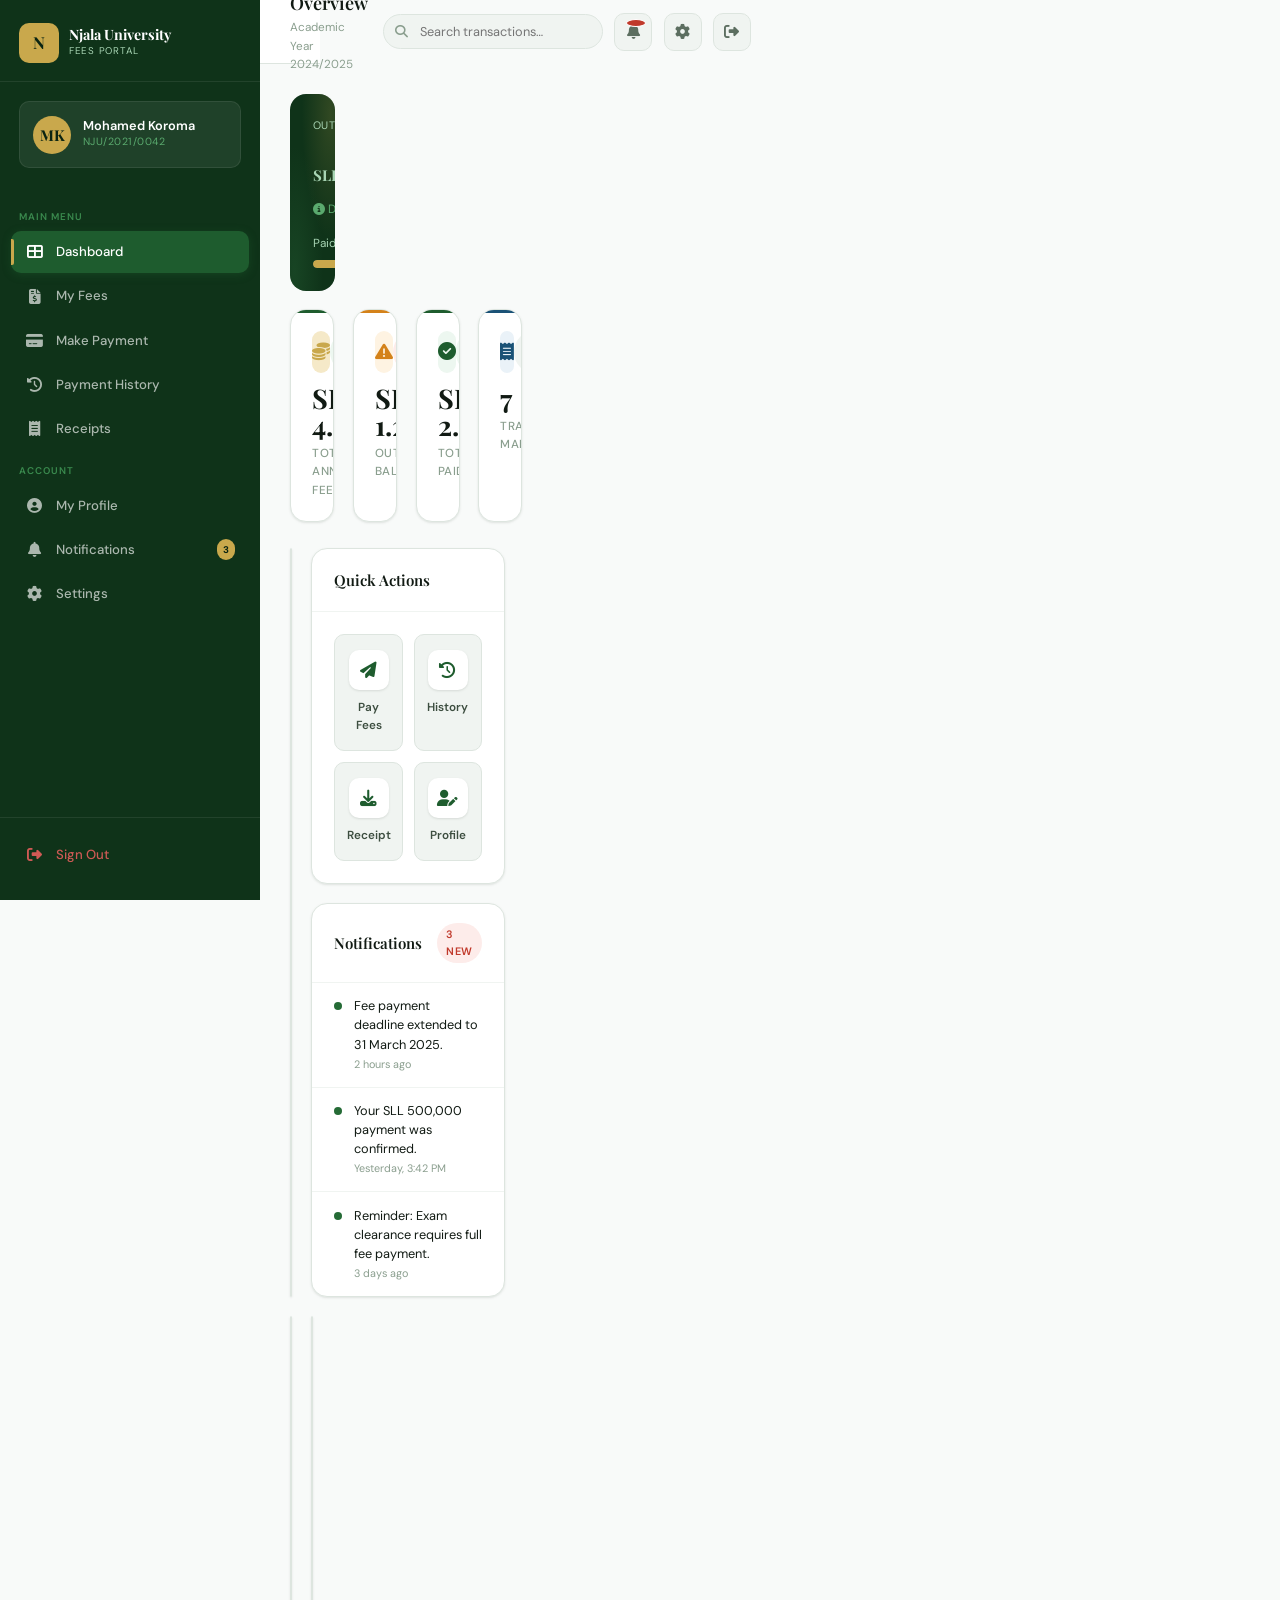
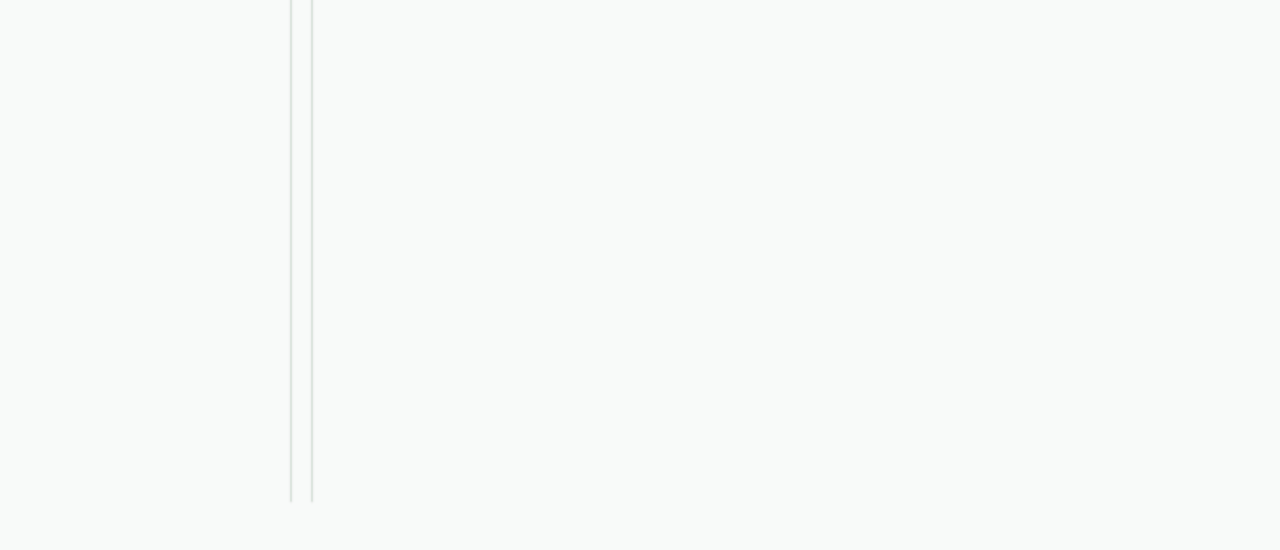
<file: frontend/dashboard.html>
<!DOCTYPE html>
<html lang="en">
<head>
  <meta charset="UTF-8" />
  <meta name="viewport" content="width=device-width, initial-scale=1.0" />
  <title>Dashboard — Njala Fees Portal</title>
  <link rel="stylesheet" href="css/styles.css" />
  <link rel="stylesheet" href="https://cdnjs.cloudflare.com/ajax/libs/font-awesome/6.5.0/css/all.min.css" />
  <style>
    /* Chart area placeholder */
    .chart-area {
      height: 200px;
      display: flex;
      align-items: flex-end;
      gap: 8px;
      padding: 0 0.5rem;
    }

    .bar-col {
      flex: 1;
      display: flex;
      flex-direction: column;
      align-items: center;
      gap: 6px;
      height: 100%;
      justify-content: flex-end;
    }

    .bar-fill {
      width: 100%;
      border-radius: 4px 4px 0 0;
      background: var(--green-500);
      transition: height 1s ease;
      min-height: 4px;
      position: relative;
    }

    .bar-fill.gold { background: var(--gold); }
    .bar-fill .tip {
      position: absolute;
      top: -22px; left: 50%; transform: translateX(-50%);
      font-size: 0.65rem; font-weight: 700; color: var(--gray-500);
      white-space: nowrap;
    }

    .bar-label {
      font-size: 0.68rem;
      color: var(--gray-400);
      text-align: center;
    }

    .chart-legend {
      display: flex; gap: 1rem; align-items: center;
      font-size: 0.75rem; color: var(--gray-500);
      margin-bottom: 0.75rem;
    }

    .chart-legend span { display: flex; align-items: center; gap: 0.35rem; }
    .legend-dot {
      width: 10px; height: 10px;
      border-radius: 3px; display: inline-block;
    }

    /* Semester progress */
    .semester-progress { margin-bottom: 1.25rem; }
    .sp-header {
      display: flex; justify-content: space-between; align-items: center;
      margin-bottom: 0.4rem;
    }

    .sp-name { font-size: 0.85rem; font-weight: 600; color: var(--dark); }
    .sp-amount { font-family: var(--font-mono); font-size: 0.82rem; color: var(--gray-500); }

    /* Notification item */
    .notif-item {
      display: flex; align-items: flex-start; gap: 0.75rem;
      padding: 0.9rem 1.5rem;
      border-bottom: 1px solid var(--gray-100);
      cursor: pointer; transition: background var(--transition);
    }

    .notif-item:last-child { border-bottom: none; }
    .notif-item:hover { background: var(--green-50); }

    .notif-dot {
      width: 8px; height: 8px;
      border-radius: 50%; background: var(--green-500);
      margin-top: 6px; flex-shrink: 0;
    }

    .notif-dot.read { background: transparent; border: 1.5px solid var(--gray-300); }

    .notif-text { font-size: 0.85rem; color: var(--dark); line-height: 1.5; }
    .notif-time { font-size: 0.72rem; color: var(--gray-400); margin-top: 2px; }

    /* payment method card */
    .pay-method {
      display: flex; align-items: center; gap: 1rem;
      padding: 1rem; border: 1.5px solid var(--gray-200);
      border-radius: var(--radius-md); cursor: pointer;
      transition: all var(--transition); margin-bottom: 0.75rem;
    }

    .pay-method:hover { border-color: var(--green-400); background: var(--green-50); }
    .pay-method.selected { border-color: var(--green-600); background: var(--green-50); }

    .pay-method-icon {
      width: 44px; height: 44px;
      border-radius: var(--radius-md);
      display: flex; align-items: center; justify-content: center;
      font-size: 1.3rem; flex-shrink: 0;
    }

    .pay-method-info .name { font-size: 0.9rem; font-weight: 600; color: var(--dark); }
    .pay-method-info .desc { font-size: 0.78rem; color: var(--gray-400); }

    .pay-method .check {
      margin-left: auto;
      width: 20px; height: 20px;
      border-radius: 50%; border: 2px solid var(--gray-300);
      display: flex; align-items: center; justify-content: center;
      color: transparent; font-size: 0.6rem;
    }

    .pay-method.selected .check {
      background: var(--green-600); border-color: var(--green-600);
      color: var(--white);
    }
  </style>
</head>
<body>

<div class="app-shell">

  <!-- ══ SIDEBAR ══ -->
  <aside class="sidebar" id="sidebar">
    <div class="sidebar-header">
      <div class="sidebar-logo">
        <div class="logo-mark">N</div>
        <div class="logo-text">
          <div class="logo-title">Njala University</div>
          <div class="logo-subtitle">Fees Portal</div>
        </div>
      </div>
    </div>

    <div class="sidebar-user">
      <div class="user-avatar" id="sidebarAvatar">MK</div>
      <div class="user-info">
        <div class="name" id="sidebarName">Mohamed Koroma</div>
        <div class="role" id="sidebarRole">NJU/2021/0042</div>
      </div>
    </div>

    <nav class="sidebar-nav">
      <div class="nav-section-label">Main Menu</div>

      <a href="dashboard.html" class="nav-item active" id="nav-dashboard">
        <i class="fas fa-th-large nav-icon"></i> Dashboard
      </a>
      <a href="#" class="nav-item" onclick="showPage('fees')" id="nav-fees">
        <i class="fas fa-file-invoice-dollar nav-icon"></i> My Fees
      </a>
      <a href="#" class="nav-item" onclick="showPage('payments')" id="nav-payments">
        <i class="fas fa-credit-card nav-icon"></i> Make Payment
      </a>
      <a href="#" class="nav-item" onclick="showPage('history')" id="nav-history">
        <i class="fas fa-history nav-icon"></i> Payment History
      </a>
      <a href="#" class="nav-item" onclick="showPage('receipts')" id="nav-receipts">
        <i class="fas fa-receipt nav-icon"></i> Receipts
      </a>

      <div class="nav-section-label">Account</div>

      <a href="#" class="nav-item" onclick="showPage('profile')" id="nav-profile">
        <i class="fas fa-user-circle nav-icon"></i> My Profile
      </a>
      <a href="#" class="nav-item" id="nav-notif">
        <i class="fas fa-bell nav-icon"></i> Notifications
        <span class="nav-badge">3</span>
      </a>
      <a href="#" class="nav-item" onclick="showPage('settings')" id="nav-settings">
        <i class="fas fa-cog nav-icon"></i> Settings
      </a>
    </nav>

    <div class="sidebar-footer">
      <a href="login.html" class="nav-item" onclick="logout()" style="color:rgba(255,100,100,0.8)">
        <i class="fas fa-sign-out-alt nav-icon"></i> Sign Out
      </a>
    </div>
  </aside>

  <!-- ══ MAIN ══ -->
  <main class="main-content">

    <!-- Topbar -->
    <header class="topbar">
      <div class="topbar-left">
        <div class="topbar-title" id="topbarTitle">Overview</div>
        <div class="topbar-subtitle" id="topbarSub">Academic Year 2024/2025</div>
      </div>
      <div class="topbar-right">
        <div class="topbar-search">
          <i class="fas fa-search search-icon"></i>
          <input type="text" placeholder="Search transactions…" />
        </div>
        <button class="topbar-btn" title="Notifications" onclick="showPage('notif')">
          <i class="fas fa-bell"></i>
          <span class="badge"></span>
        </button>
        <button class="topbar-btn" title="Settings" onclick="showPage('settings')">
          <i class="fas fa-cog"></i>
        </button>
        <a href="login.html">
          <div class="topbar-btn" title="Sign out">
            <i class="fas fa-sign-out-alt"></i>
          </div>
        </a>
      </div>
    </header>

    <!-- ═══════════════════ PAGE: DASHBOARD ═══════════════════ -->
    <div id="page-dashboard" class="page-content">

      <!-- Fee Summary Banner -->
      <div class="fee-summary-card animate-fadeup">
        <div style="display:grid;grid-template-columns:2fr 1fr 1fr;gap:1.5rem;align-items:center;position:relative;z-index:1">
          <div>
            <div class="label">Outstanding Balance</div>
            <div class="amount"><span class="currency">SLL</span><span id="balanceAmount">1,260,000</span></div>
            <div style="font-size:0.8rem;color:var(--green-300);margin-top:0.25rem">
              <i class="fas fa-info-circle"></i> Due by <strong>31 March 2025</strong>
            </div>
            <div class="progress-label">
              <span>Paid: SLL 2,940,000</span>
              <span>70% complete</span>
            </div>
            <div class="progress-bar"><div class="fill" id="feeProgressBar" style="width:70%"></div></div>
          </div>
          <div>
            <div class="label">Academic Session</div>
            <div style="font-size:1.2rem;font-weight:700;color:var(--white)">2024/2025</div>
            <div style="font-size:0.78rem;color:var(--green-200)">Semester 1 of 2</div>
          </div>
          <div style="text-align:right">
            <button class="btn btn-gold" onclick="openPayModal()">
              <i class="fas fa-paper-plane"></i> Pay Now
            </button>
          </div>
        </div>
      </div>

      <!-- Stats Grid -->
      <div class="stats-grid">
        <div class="stat-card animate-fadeup">
          <div class="stat-header">
            <div class="stat-icon gold"><i class="fas fa-coins"></i></div>
            <span class="stat-trend up">↑ On track</span>
          </div>
          <div class="stat-value">SLL 4.2M</div>
          <div class="stat-label">Total Annual Fees</div>
        </div>
        <div class="stat-card amber animate-fadeup">
          <div class="stat-header">
            <div class="stat-icon amber"><i class="fas fa-exclamation-triangle"></i></div>
            <span class="stat-trend down">Due Soon</span>
          </div>
          <div class="stat-value">SLL 1.26M</div>
          <div class="stat-label">Outstanding Balance</div>
        </div>
        <div class="stat-card animate-fadeup">
          <div class="stat-header">
            <div class="stat-icon"><i class="fas fa-check-circle"></i></div>
            <span class="stat-trend up">↑ 70%</span>
          </div>
          <div class="stat-value">SLL 2.94M</div>
          <div class="stat-label">Total Paid</div>
        </div>
        <div class="stat-card blue animate-fadeup">
          <div class="stat-header">
            <div class="stat-icon blue"><i class="fas fa-receipt"></i></div>
            <span class="stat-trend flat">This year</span>
          </div>
          <div class="stat-value">7</div>
          <div class="stat-label">Transactions Made</div>
        </div>
      </div>

      <!-- Content Grid -->
      <div class="content-grid">

        <!-- Payment Chart -->
        <div class="card animate-fadeup">
          <div class="card-header">
            <div>
              <div class="card-title">Payment Activity</div>
              <div class="card-subtitle">Monthly breakdown — 2024/2025</div>
            </div>
            <select class="btn btn-ghost btn-sm" style="padding:0.4rem 0.75rem;font-size:0.8rem">
              <option>This Year</option>
              <option>Last Year</option>
            </select>
          </div>
          <div class="card-body">
            <div class="chart-legend">
              <span><span class="legend-dot" style="background:var(--green-500)"></span>Paid</span>
              <span><span class="legend-dot" style="background:var(--gold)"></span>Outstanding</span>
            </div>
            <div class="chart-area" id="paymentChart">
              <!-- Generated by JS -->
            </div>
            <div style="display:flex;justify-content:space-around;margin-top:0.5rem" id="chartLabels"></div>
          </div>
        </div>

        <!-- Right column -->
        <div style="display:flex;flex-direction:column;gap:1.25rem">

          <!-- Quick Actions -->
          <div class="card animate-fadeup">
            <div class="card-header">
              <div class="card-title">Quick Actions</div>
            </div>
            <div class="card-body">
              <div class="quick-actions">
                <div class="quick-action" onclick="openPayModal()">
                  <div class="qa-icon"><i class="fas fa-paper-plane"></i></div>
                  <span>Pay Fees</span>
                </div>
                <div class="quick-action" onclick="showPage('history')">
                  <div class="qa-icon"><i class="fas fa-history"></i></div>
                  <span>History</span>
                </div>
                <div class="quick-action" onclick="downloadReceipt()">
                  <div class="qa-icon"><i class="fas fa-download"></i></div>
                  <span>Receipt</span>
                </div>
                <div class="quick-action" onclick="showPage('profile')">
                  <div class="qa-icon"><i class="fas fa-user-edit"></i></div>
                  <span>Profile</span>
                </div>
              </div>
            </div>
          </div>

          <!-- Notifications -->
          <div class="card animate-fadeup">
            <div class="card-header">
              <div class="card-title">Notifications</div>
              <span class="badge badge-red">3 new</span>
            </div>
            <div class="tx-list">
              <div class="notif-item">
                <div class="notif-dot"></div>
                <div>
                  <div class="notif-text">Fee payment deadline extended to 31 March 2025.</div>
                  <div class="notif-time">2 hours ago</div>
                </div>
              </div>
              <div class="notif-item">
                <div class="notif-dot"></div>
                <div>
                  <div class="notif-text">Your SLL 500,000 payment was confirmed.</div>
                  <div class="notif-time">Yesterday, 3:42 PM</div>
                </div>
              </div>
              <div class="notif-item">
                <div class="notif-dot"></div>
                <div>
                  <div class="notif-text">Reminder: Exam clearance requires full fee payment.</div>
                  <div class="notif-time">3 days ago</div>
                </div>
              </div>
            </div>
          </div>

        </div>
      </div>

      <!-- Fee Breakdown + Recent Transactions -->
      <div class="content-grid">

        <!-- Fee Breakdown -->
        <div class="card animate-fadeup">
          <div class="card-header">
            <div>
              <div class="card-title">Fee Breakdown</div>
              <div class="card-subtitle">2024/2025 Academic Year</div>
            </div>
            <span class="badge badge-green badge-dot">Active</span>
          </div>
          <div class="card-body">
            <div class="tabs">
              <button class="tab-btn active" onclick="switchFeeTab('sem1',this)">Semester 1</button>
              <button class="tab-btn" onclick="switchFeeTab('sem2',this)">Semester 2</button>
            </div>
            <div id="fee-sem1">
              <div class="fee-row">
                <div class="fee-name"><i class="fas fa-book" style="color:var(--green-500);margin-right:8px"></i>Tuition Fee</div>
                <div style="display:flex;align-items:center;gap:0.75rem">
                  <span class="badge badge-green badge-dot">Paid</span>
                  <div class="fee-amount">SLL 1,500,000</div>
                </div>
              </div>
              <div class="fee-row">
                <div class="fee-name"><i class="fas fa-home" style="color:var(--blue);margin-right:8px"></i>Accommodation</div>
                <div style="display:flex;align-items:center;gap:0.75rem">
                  <span class="badge badge-green badge-dot">Paid</span>
                  <div class="fee-amount">SLL 400,000</div>
                </div>
              </div>
              <div class="fee-row">
                <div class="fee-name"><i class="fas fa-flask" style="color:var(--amber);margin-right:8px"></i>Lab Fees</div>
                <div style="display:flex;align-items:center;gap:0.75rem">
                  <span class="badge badge-green badge-dot">Paid</span>
                  <div class="fee-amount">SLL 150,000</div>
                </div>
              </div>
              <div class="fee-row">
                <div class="fee-name"><i class="fas fa-clipboard-check" style="color:var(--red);margin-right:8px"></i>Exam Fees</div>
                <div style="display:flex;align-items:center;gap:0.75rem">
                  <span class="badge badge-amber badge-dot">Pending</span>
                  <div class="fee-amount">SLL 100,000</div>
                </div>
              </div>
              <div class="fee-row">
                <div class="fee-name"><i class="fas fa-users" style="color:var(--green-400);margin-right:8px"></i>Student Union</div>
                <div style="display:flex;align-items:center;gap:0.75rem">
                  <span class="badge badge-amber badge-dot">Pending</span>
                  <div class="fee-amount">SLL 50,000</div>
                </div>
              </div>
              <div class="fee-row" style="border-top:2px solid var(--gray-200);margin-top:0.5rem;padding-top:1rem">
                <div class="fee-name" style="font-weight:700;color:var(--dark)">Semester 1 Total</div>
                <div class="fee-amount" style="font-size:1.05rem;color:var(--green-700)">SLL 2,200,000</div>
              </div>
            </div>
            <div id="fee-sem2" style="display:none">
              <div class="fee-row">
                <div class="fee-name"><i class="fas fa-book" style="color:var(--green-500);margin-right:8px"></i>Tuition Fee</div>
                <div style="display:flex;align-items:center;gap:0.75rem">
                  <span class="badge badge-amber badge-dot">Pending</span>
                  <div class="fee-amount">SLL 1,500,000</div>
                </div>
              </div>
              <div class="fee-row">
                <div class="fee-name"><i class="fas fa-home" style="color:var(--blue);margin-right:8px"></i>Accommodation</div>
                <div style="display:flex;align-items:center;gap:0.75rem">
                  <span class="badge badge-amber badge-dot">Pending</span>
                  <div class="fee-amount">SLL 400,000</div>
                </div>
              </div>
              <div class="fee-row">
                <div class="fee-name"><i class="fas fa-flask" style="color:var(--amber);margin-right:8px"></i>Lab Fees</div>
                <div style="display:flex;align-items:center;gap:0.75rem">
                  <span class="badge badge-amber badge-dot">Pending</span>
                  <div class="fee-amount">SLL 150,000</div>
                </div>
              </div>
              <div class="fee-row">
                <div class="fee-name"><i class="fas fa-clipboard-check" style="color:var(--red);margin-right:8px"></i>Exam Fees</div>
                <div style="display:flex;align-items:center;gap:0.75rem">
                  <span class="badge badge-amber badge-dot">Pending</span>
                  <div class="fee-amount">SLL 100,000</div>
                </div>
              </div>
              <div class="fee-row" style="border-top:2px solid var(--gray-200);margin-top:0.5rem;padding-top:1rem">
                <div class="fee-name" style="font-weight:700;color:var(--dark)">Semester 2 Total</div>
                <div class="fee-amount" style="font-size:1.05rem;color:var(--green-700)">SLL 2,000,000</div>
              </div>
            </div>
          </div>
        </div>

        <!-- Recent Transactions -->
        <div class="card animate-fadeup">
          <div class="card-header">
            <div class="card-title">Recent Transactions</div>
            <a href="#" onclick="showPage('history')" style="font-size:0.82rem;color:var(--green-600);font-weight:500">View all</a>
          </div>
          <div class="tx-list" id="txList">
            <!-- Populated by JS -->
          </div>
        </div>

      </div>
    </div><!-- /page-dashboard -->

    <!-- ═══════════════════ PAGE: MY FEES ═══════════════════ -->
    <div id="page-fees" class="page-content" style="display:none">
      <div class="card">
        <div class="card-header">
          <div>
            <div class="card-title">My Fee Schedule</div>
            <div class="card-subtitle">Full breakdown for Academic Year 2024/2025</div>
          </div>
          <button class="btn btn-secondary btn-sm"><i class="fas fa-download"></i> Download PDF</button>
        </div>
        <div class="card-body">
          <div class="alert alert-warning">
            <i class="fas fa-exclamation-triangle"></i>
            <span>You have outstanding fees of <strong>SLL 1,260,000</strong> due by 31 March 2025.</span>
          </div>

          <div class="semester-progress">
            <div class="sp-header">
              <span class="sp-name">Semester 1 Progress</span>
              <span class="sp-amount">SLL 2,050,000 / SLL 2,200,000</span>
            </div>
            <div class="progress"><div class="fill" style="width:93%"></div></div>
          </div>
          <div class="semester-progress">
            <div class="sp-header">
              <span class="sp-name">Semester 2 Progress</span>
              <span class="sp-amount">SLL 0 / SLL 2,000,000</span>
            </div>
            <div class="progress"><div class="fill" style="width:0%;background:var(--amber)"></div></div>
          </div>
        </div>
        <div class="table-wrap">
          <table class="data-table">
            <thead>
              <tr>
                <th>Fee Category</th>
                <th>Semester</th>
                <th>Amount (SLL)</th>
                <th>Paid</th>
                <th>Balance</th>
                <th>Due Date</th>
                <th>Status</th>
              </tr>
            </thead>
            <tbody>
              <tr><td>Tuition Fee</td><td>Sem 1</td><td class="text-mono">1,500,000</td><td class="text-mono">1,500,000</td><td class="text-mono">0</td><td>Dec 2024</td><td><span class="badge badge-green badge-dot">Paid</span></td></tr>
              <tr><td>Accommodation</td><td>Sem 1</td><td class="text-mono">400,000</td><td class="text-mono">400,000</td><td class="text-mono">0</td><td>Dec 2024</td><td><span class="badge badge-green badge-dot">Paid</span></td></tr>
              <tr><td>Lab Fees</td><td>Sem 1</td><td class="text-mono">150,000</td><td class="text-mono">150,000</td><td class="text-mono">0</td><td>Dec 2024</td><td><span class="badge badge-green badge-dot">Paid</span></td></tr>
              <tr><td>Exam Fees</td><td>Sem 1</td><td class="text-mono">100,000</td><td class="text-mono">0</td><td class="text-mono">100,000</td><td>Mar 2025</td><td><span class="badge badge-amber badge-dot">Pending</span></td></tr>
              <tr><td>Student Union</td><td>Sem 1</td><td class="text-mono">50,000</td><td class="text-mono">0</td><td class="text-mono">50,000</td><td>Mar 2025</td><td><span class="badge badge-amber badge-dot">Pending</span></td></tr>
              <tr><td>Tuition Fee</td><td>Sem 2</td><td class="text-mono">1,500,000</td><td class="text-mono">0</td><td class="text-mono">1,500,000</td><td>May 2025</td><td><span class="badge badge-gray">Upcoming</span></td></tr>
              <tr><td>Accommodation</td><td>Sem 2</td><td class="text-mono">400,000</td><td class="text-mono">0</td><td class="text-mono">400,000</td><td>May 2025</td><td><span class="badge badge-gray">Upcoming</span></td></tr>
            </tbody>
          </table>
        </div>
      </div>
    </div>

    <!-- ═══════════════════ PAGE: PAYMENT HISTORY ═══════════════════ -->
    <div id="page-history" class="page-content" style="display:none">
      <div class="card">
        <div class="card-header">
          <div>
            <div class="card-title">Payment History</div>
            <div class="card-subtitle">All transactions for your account</div>
          </div>
          <div style="display:flex;gap:0.5rem">
            <select class="btn btn-ghost btn-sm" style="font-size:0.8rem;padding:0.4rem 0.75rem">
              <option>All Status</option>
              <option>Paid</option>
              <option>Pending</option>
              <option>Failed</option>
            </select>
            <button class="btn btn-secondary btn-sm"><i class="fas fa-download"></i> Export</button>
          </div>
        </div>
        <div class="table-wrap">
          <table class="data-table" id="historyTable">
            <thead>
              <tr>
                <th>Ref No.</th>
                <th>Description</th>
                <th>Method</th>
                <th>Amount (SLL)</th>
                <th>Date</th>
                <th>Status</th>
                <th>Action</th>
              </tr>
            </thead>
            <tbody id="historyTbody">
              <!-- Populated by JS -->
            </tbody>
          </table>
        </div>
      </div>
    </div>

    <!-- ═══════════════════ PAGE: MAKE PAYMENT ═══════════════════ -->
    <div id="page-payments" class="page-content" style="display:none">
      <div class="content-grid">
        <div class="card">
          <div class="card-header">
            <div class="card-title">Make a Payment</div>
            <div class="card-subtitle">Pay your fees securely</div>
          </div>
          <div class="card-body">
            <div class="form-group">
              <label>Select Fee Category</label>
              <select id="payFeeCategory">
                <option value="">Choose fee to pay…</option>
                <option value="100000">Exam Fees — SLL 100,000</option>
                <option value="50000">Student Union — SLL 50,000</option>
                <option value="1500000">Tuition Fee (Sem 2) — SLL 1,500,000</option>
                <option value="400000">Accommodation (Sem 2) — SLL 400,000</option>
                <option value="custom">Custom Amount</option>
              </select>
            </div>
            <div class="form-group" id="customAmountGroup" style="display:none">
              <label>Custom Amount (SLL)</label>
              <div class="input-icon-wrap">
                <i class="fas fa-coins icon"></i>
                <input type="number" id="customAmount" placeholder="Enter amount" />
              </div>
            </div>
            <div class="form-group">
              <label>Payment Method</label>
            </div>

            <div class="pay-method selected" onclick="selectMethod(this,'orange')">
              <div class="pay-method-icon" style="background:#fff3e0">🟠</div>
              <div class="pay-method-info">
                <div class="name">Orange Money</div>
                <div class="desc">Pay via Orange Mobile Money</div>
              </div>
              <div class="check"><i class="fas fa-check"></i></div>
            </div>

            <div class="pay-method" onclick="selectMethod(this,'africell')">
              <div class="pay-method-icon" style="background:#e3f2fd">🔵</div>
              <div class="pay-method-info">
                <div class="name">Africell Money</div>
                <div class="desc">Pay via Africell Mobile Money</div>
              </div>
              <div class="check"><i class="fas fa-check"></i></div>
            </div>

            <div class="pay-method" onclick="selectMethod(this,'bank')">
              <div class="pay-method-icon" style="background:var(--green-50)">🏦</div>
              <div class="pay-method-info">
                <div class="name">Bank Transfer</div>
                <div class="desc">Sierra Leone Commercial Bank</div>
              </div>
              <div class="check"><i class="fas fa-check"></i></div>
            </div>

            <div class="form-group" style="margin-top:1.25rem">
              <label>Phone Number (for Mobile Money)</label>
              <div class="input-icon-wrap">
                <i class="fas fa-phone icon"></i>
                <input type="tel" id="payPhone" placeholder="+232 76 000 000" />
              </div>
            </div>

            <button class="btn btn-primary btn-full btn-lg" style="margin-top:0.5rem" onclick="processPayment()">
              <i class="fas fa-lock"></i> Proceed to Pay
            </button>
            <p style="text-align:center;font-size:0.75rem;color:var(--gray-400);margin-top:0.75rem">
              <i class="fas fa-shield-alt"></i> Secured by 256-bit SSL encryption
            </p>
          </div>
        </div>

        <!-- Summary sidebar -->
        <div>
          <div class="card">
            <div class="card-header"><div class="card-title">Payment Summary</div></div>
            <div class="card-body">
              <div class="fee-row">
                <span class="fee-name">Fee Category</span>
                <span id="summaryCategory" style="font-size:0.85rem;color:var(--gray-500)">—</span>
              </div>
              <div class="fee-row">
                <span class="fee-name">Amount</span>
                <span id="summaryAmount" class="fee-amount">SLL —</span>
              </div>
              <div class="fee-row">
                <span class="fee-name">Payment Method</span>
                <span id="summaryMethod" style="font-size:0.85rem;color:var(--gray-500)">Orange Money</span>
              </div>
              <div class="fee-row">
                <span class="fee-name">Processing Fee</span>
                <span style="font-size:0.85rem;color:var(--green-600)">Free</span>
              </div>
              <div class="fee-row" style="border-top:2px solid var(--gray-200);margin-top:0.5rem;padding-top:1rem">
                <span class="fee-name" style="font-weight:700">Total</span>
                <span id="summaryTotal" class="fee-amount" style="font-size:1.1rem">SLL —</span>
              </div>
            </div>
          </div>

          <div class="card" style="margin-top:1.25rem">
            <div class="card-header"><div class="card-title">Need Help?</div></div>
            <div class="card-body">
              <p style="font-size:0.85rem;color:var(--gray-500);margin-bottom:1rem">Contact the Finance Office for payment assistance:</p>
              <a href="tel:+23222000000" class="btn btn-ghost btn-full btn-sm" style="margin-bottom:0.5rem">
                <i class="fas fa-phone" style="color:var(--green-600)"></i> +232 22 000 000
              </a>
              <a href="mailto:finance@njala.edu.sl" class="btn btn-ghost btn-full btn-sm">
                <i class="fas fa-envelope" style="color:var(--green-600)"></i> finance@njala.edu.sl
              </a>
            </div>
          </div>
        </div>
      </div>
    </div>

    <!-- ═══════════════════ PAGE: PROFILE ═══════════════════ -->
    <div id="page-profile" class="page-content" style="display:none">
      <div class="content-grid">
        <div class="card">
          <div class="card-header">
            <div class="card-title">My Profile</div>
            <button class="btn btn-secondary btn-sm" id="editProfileBtn" onclick="toggleEditProfile()">
              <i class="fas fa-edit"></i> Edit Profile
            </button>
          </div>
          <div class="card-body">
            <div style="display:flex;align-items:center;gap:1.5rem;margin-bottom:2rem;padding-bottom:1.5rem;border-bottom:1px solid var(--gray-100)">
              <div class="user-avatar" style="width:72px;height:72px;font-size:1.6rem;background:var(--green-600)">MK</div>
              <div>
                <div style="font-family:var(--font-display);font-size:1.4rem;font-weight:700;color:var(--dark)">Mohamed Koroma</div>
                <div style="color:var(--gray-400);font-size:0.85rem">NJU/2021/0042 · Faculty of Engineering</div>
                <div style="margin-top:0.5rem"><span class="badge badge-green badge-dot">Active Student</span></div>
              </div>
            </div>

            <div style="display:grid;grid-template-columns:1fr 1fr;gap:1rem">
              <div class="form-group">
                <label>First Name</label>
                <input type="text" value="Mohamed" disabled id="pFirst" />
              </div>
              <div class="form-group">
                <label>Last Name</label>
                <input type="text" value="Koroma" disabled id="pLast" />
              </div>
              <div class="form-group">
                <label>Student ID</label>
                <input type="text" value="NJU/2021/0042" disabled />
              </div>
              <div class="form-group">
                <label>Level</label>
                <input type="text" value="300 Level" disabled />
              </div>
              <div class="form-group">
                <label>Email</label>
                <input type="email" value="m.koroma@student.njala.edu.sl" disabled id="pEmail" />
              </div>
              <div class="form-group">
                <label>Phone</label>
                <input type="tel" value="+232 76 123 456" disabled id="pPhone" />
              </div>
              <div class="form-group" style="grid-column:1/-1">
                <label>Faculty / Department</label>
                <input type="text" value="Faculty of Engineering — Civil Engineering" disabled />
              </div>
            </div>

            <div id="saveProfileBtn" style="display:none;margin-top:0.5rem">
              <button class="btn btn-primary" onclick="saveProfile()">
                <i class="fas fa-save"></i> Save Changes
              </button>
            </div>
          </div>
        </div>

        <div>
          <div class="card">
            <div class="card-header"><div class="card-title">Account Security</div></div>
            <div class="card-body">
              <button class="btn btn-ghost btn-full btn-sm" style="margin-bottom:0.75rem;justify-content:flex-start">
                <i class="fas fa-key" style="color:var(--green-600)"></i> Change Password
              </button>
              <button class="btn btn-ghost btn-full btn-sm" style="justify-content:flex-start">
                <i class="fas fa-mobile-alt" style="color:var(--green-600)"></i> Update Phone Number
              </button>
            </div>
          </div>
        </div>
      </div>
    </div>

    <!-- ═══════════════════ PAGE: RECEIPTS ═══════════════════ -->
    <div id="page-receipts" class="page-content" style="display:none">
      <div class="card">
        <div class="card-header">
          <div class="card-title">My Receipts</div>
          <div style="font-size:0.85rem;color:var(--gray-400)">Download payment receipts</div>
        </div>
        <div class="table-wrap">
          <table class="data-table">
            <thead>
              <tr>
                <th>Receipt No.</th>
                <th>Description</th>
                <th>Amount (SLL)</th>
                <th>Date</th>
                <th>Download</th>
              </tr>
            </thead>
            <tbody>
              <tr>
                <td class="td-mono">RCT-2024-0072</td>
                <td>Tuition Fee — Sem 1</td>
                <td class="td-mono">1,500,000</td>
                <td>10 Sep 2024</td>
                <td><button class="btn btn-secondary btn-sm"><i class="fas fa-download"></i> PDF</button></td>
              </tr>
              <tr>
                <td class="td-mono">RCT-2024-0058</td>
                <td>Accommodation — Sem 1</td>
                <td class="td-mono">400,000</td>
                <td>05 Sep 2024</td>
                <td><button class="btn btn-secondary btn-sm"><i class="fas fa-download"></i> PDF</button></td>
              </tr>
              <tr>
                <td class="td-mono">RCT-2024-0041</td>
                <td>Lab Fees — Sem 1</td>
                <td class="td-mono">150,000</td>
                <td>01 Sep 2024</td>
                <td><button class="btn btn-secondary btn-sm"><i class="fas fa-download"></i> PDF</button></td>
              </tr>
            </tbody>
          </table>
        </div>
      </div>
    </div>

  </main>
</div>

<!-- ══ PAYMENT MODAL ══ -->
<div class="modal-overlay" id="payModal">
  <div class="modal">
    <div class="modal-header">
      <div>
        <div class="modal-title">Quick Payment</div>
        <div style="font-size:0.8rem;color:var(--gray-400);margin-top:2px">Secure payment processing</div>
      </div>
      <div class="modal-close" onclick="closePayModal()"><i class="fas fa-times"></i></div>
    </div>
    <div class="modal-body">
      <div class="alert alert-info" style="margin-bottom:1.25rem">
        <i class="fas fa-info-circle"></i>
        <span>Outstanding balance: <strong>SLL 1,260,000</strong></span>
      </div>
      <div class="form-group">
        <label>Amount to Pay (SLL)</label>
        <div class="input-icon-wrap">
          <i class="fas fa-coins icon"></i>
          <input type="number" id="modalAmount" placeholder="e.g. 500000" />
        </div>
      </div>
      <div class="form-group">
        <label>Payment Method</label>
        <select id="modalMethod">
          <option>Orange Money</option>
          <option>Africell Money</option>
          <option>Bank Transfer</option>
        </select>
      </div>
      <div class="form-group">
        <label>Mobile Number</label>
        <div class="input-icon-wrap">
          <i class="fas fa-phone icon"></i>
          <input type="tel" id="modalPhone" placeholder="+232 76 000 000" />
        </div>
      </div>
    </div>
    <div class="modal-footer">
      <button class="btn btn-ghost" onclick="closePayModal()">Cancel</button>
      <button class="btn btn-primary" onclick="submitModalPayment()">
        <i class="fas fa-lock"></i> Pay Now
      </button>
    </div>
  </div>
</div>

<!-- Toast -->
<div class="toast-container" id="toastContainer"></div>

<script src="js/payments.js"></script>
<script src="js/dashboard.js"></script>
</body>
</html>
</file>
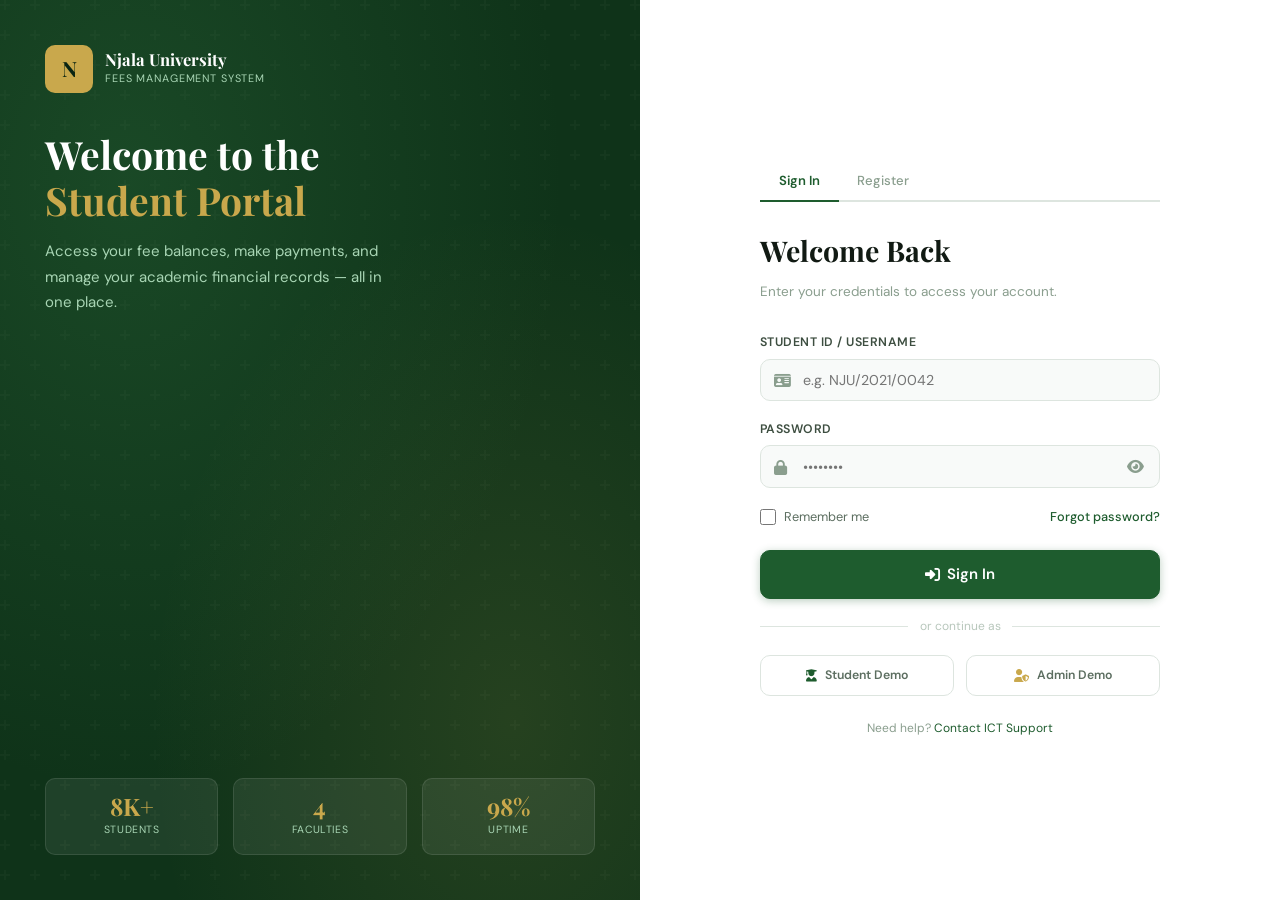
<file: frontend/login.html>
<!DOCTYPE html>
<html lang="en">
<head>
  <meta charset="UTF-8" />
  <meta name="viewport" content="width=device-width, initial-scale=1.0" />
  <title>Sign In — Njala University Fees Portal</title>
  <link rel="stylesheet" href="css/styles.css" />
  <link rel="stylesheet" href="https://cdnjs.cloudflare.com/ajax/libs/font-awesome/6.5.0/css/all.min.css" />
</head>
<body>

<div class="auth-page">

  <!-- ── Left Hero Panel ── -->
  <div class="auth-hero">
    <div class="auth-hero-brand">
      <div class="logo">
        <div class="logo-mark">N</div>
        <div class="logo-text">
          <div class="logo-title">Njala University</div>
          <div class="logo-subtitle">Fees Management System</div>
        </div>
      </div>
      <div class="auth-hero-content">
        <h1>Welcome to the<br><span>Student Portal</span></h1>
        <p>Access your fee balances, make payments, and manage your academic financial records — all in one place.</p>
      </div>
    </div>

    <div class="auth-hero-stats">
      <div class="hero-stat">
        <div class="num">8K+</div>
        <div class="label">Students</div>
      </div>
      <div class="hero-stat">
        <div class="num">4</div>
        <div class="label">Faculties</div>
      </div>
      <div class="hero-stat">
        <div class="num">98%</div>
        <div class="label">Uptime</div>
      </div>
    </div>
  </div>

  <!-- ── Right Form Panel ── -->
  <div class="auth-form-panel">
    <div class="auth-form-inner">

      <!-- Tabs -->
      <div class="tabs" id="authTabs" style="margin-bottom:1.75rem">
        <button class="tab-btn active" onclick="switchTab('login')">Sign In</button>
        <button class="tab-btn" onclick="switchTab('register')">Register</button>
      </div>

      <!-- ── Login Form ── -->
      <div id="loginPanel" class="tab-panel active">
        <h2>Welcome Back</h2>
        <p class="subhead">Enter your credentials to access your account.</p>

        <div id="loginAlert" class="alert alert-error hidden">
          <i class="fas fa-exclamation-circle"></i>
          <span id="loginAlertMsg">Invalid credentials.</span>
        </div>

        <form id="loginForm" novalidate>
          <div class="form-group">
            <label for="loginId">Student ID / Username</label>
            <div class="input-icon-wrap">
              <i class="fas fa-id-card icon"></i>
              <input type="text" id="loginId" placeholder="e.g. NJU/2021/0042" autocomplete="username" />
            </div>
          </div>

          <div class="form-group">
            <label for="loginPw">Password</label>
            <div class="input-icon-wrap">
              <i class="fas fa-lock icon"></i>
              <input type="password" id="loginPw" placeholder="••••••••" autocomplete="current-password" />
              <span class="toggle-pw" onclick="togglePw('loginPw', this)"><i class="fas fa-eye"></i></span>
            </div>
          </div>

          <div class="form-options">
            <label class="checkbox-wrap">
              <input type="checkbox" id="rememberMe" />
              Remember me
            </label>
            <a href="#">Forgot password?</a>
          </div>

          <button type="submit" class="btn btn-primary btn-full btn-lg" id="loginBtn">
            <i class="fas fa-sign-in-alt"></i>
            <span>Sign In</span>
          </button>
        </form>

        <div class="divider">or continue as</div>

        <div style="display:grid;grid-template-columns:1fr 1fr;gap:0.75rem">
          <a href="dashboard.html?role=student" class="btn btn-ghost btn-full"
             style="font-size:0.82rem;padding:0.65rem">
            <i class="fas fa-user-graduate" style="color:var(--green-600)"></i> Student Demo
          </a>
          <a href="admin.html?role=admin" class="btn btn-ghost btn-full"
             style="font-size:0.82rem;padding:0.65rem">
            <i class="fas fa-user-shield" style="color:var(--gold)"></i> Admin Demo
          </a>
        </div>
      </div>

      <!-- ── Register Form ── -->
      <div id="registerPanel" class="tab-panel">
        <h2>Create Account</h2>
        <p class="subhead">Register with your Njala University student ID.</p>

        <div id="registerAlert" class="alert alert-error hidden">
          <i class="fas fa-exclamation-circle"></i>
          <span id="registerAlertMsg">Please fill all fields correctly.</span>
        </div>

        <form id="registerForm" novalidate>
          <div style="display:grid;grid-template-columns:1fr 1fr;gap:0.75rem">
            <div class="form-group">
              <label>First Name</label>
              <input type="text" id="regFirst" placeholder="Mohamed" />
            </div>
            <div class="form-group">
              <label>Last Name</label>
              <input type="text" id="regLast" placeholder="Koroma" />
            </div>
          </div>

          <div class="form-group">
            <label>Student ID</label>
            <div class="input-icon-wrap">
              <i class="fas fa-id-badge icon"></i>
              <input type="text" id="regStudentId" placeholder="NJU/2024/XXXX" />
            </div>
          </div>

          <div class="form-group">
            <label>Email Address</label>
            <div class="input-icon-wrap">
              <i class="fas fa-envelope icon"></i>
              <input type="email" id="regEmail" placeholder="student@njala.edu.sl" />
            </div>
          </div>

          <div class="form-group">
            <label>Phone Number</label>
            <div class="input-icon-wrap">
              <i class="fas fa-phone icon"></i>
              <input type="tel" id="regPhone" placeholder="+232 76 000 000" />
            </div>
          </div>

          <div class="form-group">
            <label>Faculty / Department</label>
            <select id="regFaculty">
              <option value="">Select your faculty…</option>
              <option>Faculty of Agriculture</option>
              <option>Faculty of Engineering</option>
              <option>Faculty of Science</option>
              <option>Faculty of Social Sciences</option>
              <option>Faculty of Postgraduate Studies</option>
            </select>
          </div>

          <div class="form-group">
            <label>Create Password</label>
            <div class="input-icon-wrap">
              <i class="fas fa-lock icon"></i>
              <input type="password" id="regPw" placeholder="Min. 8 characters" />
              <span class="toggle-pw" onclick="togglePw('regPw', this)"><i class="fas fa-eye"></i></span>
            </div>
          </div>

          <div style="margin-bottom:1.25rem">
            <label class="checkbox-wrap" style="color:var(--gray-500);font-size:0.82rem">
              <input type="checkbox" id="agreeTerms" />
              I agree to the <a href="#" style="color:var(--green-600)">Terms of Use</a> and <a href="#" style="color:var(--green-600)">Privacy Policy</a>
            </label>
          </div>

          <button type="submit" class="btn btn-primary btn-full btn-lg" id="registerBtn">
            <i class="fas fa-user-plus"></i>
            <span>Create Account</span>
          </button>
        </form>
      </div>

      <p style="text-align:center;font-size:0.8rem;color:var(--gray-400);margin-top:1.5rem">
        Need help? <a href="mailto:ict@njala.edu.sl" style="color:var(--green-600)">Contact ICT Support</a>
      </p>

    </div>
  </div>
</div>

<script src="js/auth.js"></script>
<script>
  // Check URL param for pre-select
  const params = new URLSearchParams(location.search);
  if (params.get('mode') === 'register') switchTab('register');
</script>
</body>
</html>
</file>
<file: frontend/css/styles.css>
/* ============================================================
   NJALA UNIVERSITY FEES SYSTEM — STYLES
   Bottle Green Theme | Refined Academic Aesthetic
   ============================================================ */

@import url('https://fonts.googleapis.com/css2?family=Playfair+Display:wght@400;600;700&family=DM+Sans:wght@300;400;500;600&family=DM+Mono:wght@400;500&display=swap');

/* ── CSS Variables ───────────────────────────────────────── */
:root {
  --green-900: #0a2412;
  --green-800: #0f3319;
  --green-700: #1a4d27;
  --green-600: #1e5c2e;   /* bottle green */
  --green-500: #256b36;
  --green-400: #3a8a4e;
  --green-300: #5aaa6e;
  --green-200: #a8d5b4;
  --green-100: #d4eedb;
  --green-50:  #edf7f0;

  --gold:      #c9a84c;
  --gold-light:#e8c97a;
  --gold-pale: #f5e9c8;

  --white:     #ffffff;
  --off-white: #f8faf9;
  --gray-100:  #f0f4f1;
  --gray-200:  #dde5df;
  --gray-300:  #b8c7bc;
  --gray-400:  #8a9e8e;
  --gray-500:  #5c6e60;
  --gray-600:  #3d4e40;
  --dark:      #111a13;

  --red:       #c0392b;
  --red-light: #fdecea;
  --amber:     #d4821a;
  --amber-light:#fef3e2;
  --blue:      #1a5276;
  --blue-light:#eaf2f8;

  --shadow-sm: 0 1px 3px rgba(10,36,18,0.08), 0 1px 2px rgba(10,36,18,0.04);
  --shadow-md: 0 4px 12px rgba(10,36,18,0.10), 0 2px 6px rgba(10,36,18,0.06);
  --shadow-lg: 0 12px 32px rgba(10,36,18,0.14), 0 4px 12px rgba(10,36,18,0.08);
  --shadow-xl: 0 24px 64px rgba(10,36,18,0.18);

  --radius-sm: 6px;
  --radius-md: 10px;
  --radius-lg: 16px;
  --radius-xl: 24px;

  --transition: 0.22s cubic-bezier(0.4,0,0.2,1);
  --sidebar-w: 260px;

  --font-display: 'Playfair Display', Georgia, serif;
  --font-body:    'DM Sans', sans-serif;
  --font-mono:    'DM Mono', monospace;
}

/* ── Reset & Base ────────────────────────────────────────── */
*, *::before, *::after { box-sizing: border-box; margin: 0; padding: 0; }

html { font-size: 15px; scroll-behavior: smooth; }

body {
  font-family: var(--font-body);
  font-size: 1rem;
  color: var(--dark);
  background: var(--off-white);
  line-height: 1.6;
  -webkit-font-smoothing: antialiased;
}

a { color: inherit; text-decoration: none; }
img { max-width: 100%; }
button { font-family: var(--font-body); cursor: pointer; border: none; background: none; }
input, select, textarea { font-family: var(--font-body); }
ul { list-style: none; }

/* ── Scrollbar ───────────────────────────────────────────── */
::-webkit-scrollbar { width: 6px; height: 6px; }
::-webkit-scrollbar-track { background: var(--gray-100); }
::-webkit-scrollbar-thumb { background: var(--green-300); border-radius: 3px; }
::-webkit-scrollbar-thumb:hover { background: var(--green-500); }

/* ══════════════════════════════════════════════════════════
   AUTH PAGES (index, login)
   ══════════════════════════════════════════════════════════ */
.auth-page {
  min-height: 100vh;
  display: grid;
  grid-template-columns: 1fr 1fr;
}

/* Left panel */
.auth-hero {
  position: relative;
  background: var(--green-800);
  display: flex;
  flex-direction: column;
  justify-content: space-between;
  padding: 3rem;
  overflow: hidden;
}

.auth-hero::before {
  content: '';
  position: absolute;
  inset: 0;
  background: 
    radial-gradient(ellipse at 20% 20%, rgba(58,138,78,0.25) 0%, transparent 60%),
    radial-gradient(ellipse at 80% 80%, rgba(201,168,76,0.12) 0%, transparent 50%),
    url("data:image/svg+xml,%3Csvg width='60' height='60' viewBox='0 0 60 60' xmlns='http://www.w3.org/2000/svg'%3E%3Cg fill='none' fill-rule='evenodd'%3E%3Cg fill='%23ffffff' fill-opacity='0.025'%3E%3Cpath d='M36 34v-4h-2v4h-4v2h4v4h2v-4h4v-2h-4zm0-30V0h-2v4h-4v2h4v4h2V6h4V4h-4zM6 34v-4H4v4H0v2h4v4h2v-4h4v-2H6zM6 4V0H4v4H0v2h4v4h2V6h4V4H6z'/%3E%3C/g%3E%3C/g%3E%3C/svg%3E");
}

.auth-hero-brand {
  position: relative;
  z-index: 1;
}

.auth-hero-brand .logo {
  display: flex;
  align-items: center;
  gap: 12px;
  margin-bottom: 2.5rem;
}

.logo-mark {
  width: 48px;
  height: 48px;
  background: var(--gold);
  border-radius: var(--radius-md);
  display: flex;
  align-items: center;
  justify-content: center;
  font-family: var(--font-display);
  font-size: 1.4rem;
  font-weight: 700;
  color: var(--green-900);
  flex-shrink: 0;
}

.logo-text {
  display: flex;
  flex-direction: column;
}

.logo-title {
  font-family: var(--font-display);
  font-size: 1.1rem;
  font-weight: 700;
  color: var(--white);
  line-height: 1.2;
}

.logo-subtitle {
  font-size: 0.72rem;
  color: var(--green-200);
  letter-spacing: 0.08em;
  text-transform: uppercase;
}

.auth-hero-content {
  position: relative;
  z-index: 1;
}

.auth-hero-content h1 {
  font-family: var(--font-display);
  font-size: 2.6rem;
  font-weight: 700;
  color: var(--white);
  line-height: 1.2;
  margin-bottom: 1rem;
}

.auth-hero-content h1 span {
  color: var(--gold);
}

.auth-hero-content p {
  color: var(--green-200);
  font-size: 1rem;
  max-width: 360px;
  line-height: 1.7;
}

.auth-hero-stats {
  position: relative;
  z-index: 1;
  display: grid;
  grid-template-columns: repeat(3, 1fr);
  gap: 1rem;
}

.hero-stat {
  background: rgba(255,255,255,0.07);
  border: 1px solid rgba(255,255,255,0.1);
  border-radius: var(--radius-md);
  padding: 1rem;
  text-align: center;
}

.hero-stat .num {
  font-family: var(--font-display);
  font-size: 1.6rem;
  font-weight: 700;
  color: var(--gold);
  line-height: 1;
  margin-bottom: 0.25rem;
}

.hero-stat .label {
  font-size: 0.7rem;
  color: var(--green-200);
  text-transform: uppercase;
  letter-spacing: 0.06em;
}

/* Right panel */
.auth-form-panel {
  background: var(--white);
  display: flex;
  align-items: center;
  justify-content: center;
  padding: 3rem 3.5rem;
}

.auth-form-inner {
  width: 100%;
  max-width: 400px;
}

.auth-form-inner h2 {
  font-family: var(--font-display);
  font-size: 1.9rem;
  font-weight: 700;
  color: var(--dark);
  margin-bottom: 0.5rem;
}

.auth-form-inner .subhead {
  color: var(--gray-400);
  font-size: 0.9rem;
  margin-bottom: 2rem;
}

/* ── Form Controls ───────────────────────────────────────── */
.form-group {
  margin-bottom: 1.25rem;
}

.form-group label {
  display: block;
  font-size: 0.82rem;
  font-weight: 600;
  color: var(--gray-600);
  margin-bottom: 0.4rem;
  text-transform: uppercase;
  letter-spacing: 0.04em;
}

.form-group input,
.form-group select,
.form-group textarea {
  width: 100%;
  padding: 0.75rem 1rem;
  border: 1.5px solid var(--gray-200);
  border-radius: var(--radius-md);
  font-size: 0.95rem;
  color: var(--dark);
  background: var(--off-white);
  transition: border-color var(--transition), box-shadow var(--transition), background var(--transition);
  outline: none;
}

.form-group input:focus,
.form-group select:focus,
.form-group textarea:focus {
  border-color: var(--green-500);
  background: var(--white);
  box-shadow: 0 0 0 3px rgba(37,107,54,0.12);
}

.form-group input.error {
  border-color: var(--red);
  box-shadow: 0 0 0 3px rgba(192,57,43,0.1);
}

.form-group .input-icon-wrap {
  position: relative;
}

.form-group .input-icon-wrap input {
  padding-left: 2.8rem;
}

.form-group .input-icon-wrap .icon {
  position: absolute;
  left: 0.9rem;
  top: 50%;
  transform: translateY(-50%);
  color: var(--gray-400);
  font-size: 1rem;
  pointer-events: none;
}

.form-group .input-icon-wrap .toggle-pw {
  position: absolute;
  right: 0.9rem;
  top: 50%;
  transform: translateY(-50%);
  color: var(--gray-400);
  cursor: pointer;
  font-size: 1rem;
  padding: 0.2rem;
  transition: color var(--transition);
  pointer-events: all;
}

.form-group .toggle-pw:hover { color: var(--green-600); }

.form-options {
  display: flex;
  align-items: center;
  justify-content: space-between;
  margin-bottom: 1.5rem;
  font-size: 0.85rem;
}

.form-options a {
  color: var(--green-600);
  font-weight: 500;
  transition: color var(--transition);
}
.form-options a:hover { color: var(--green-400); }

.checkbox-wrap {
  display: flex;
  align-items: center;
  gap: 0.5rem;
  cursor: pointer;
  color: var(--gray-500);
}

.checkbox-wrap input[type="checkbox"] {
  width: 16px;
  height: 16px;
  accent-color: var(--green-600);
}

/* ── Buttons ─────────────────────────────────────────────── */
.btn {
  display: inline-flex;
  align-items: center;
  justify-content: center;
  gap: 0.5rem;
  padding: 0.75rem 1.5rem;
  border-radius: var(--radius-md);
  font-size: 0.9rem;
  font-weight: 600;
  transition: all var(--transition);
  cursor: pointer;
  border: 1.5px solid transparent;
  white-space: nowrap;
}

.btn-primary {
  background: var(--green-600);
  color: var(--white);
  border-color: var(--green-600);
  box-shadow: 0 2px 8px rgba(30,92,46,0.3);
}

.btn-primary:hover {
  background: var(--green-700);
  border-color: var(--green-700);
  box-shadow: 0 4px 16px rgba(30,92,46,0.4);
  transform: translateY(-1px);
}

.btn-primary:active { transform: translateY(0); }

.btn-secondary {
  background: var(--white);
  color: var(--green-600);
  border-color: var(--green-200);
}

.btn-secondary:hover {
  background: var(--green-50);
  border-color: var(--green-400);
}

.btn-gold {
  background: var(--gold);
  color: var(--green-900);
  border-color: var(--gold);
  box-shadow: 0 2px 8px rgba(201,168,76,0.3);
}

.btn-gold:hover {
  background: var(--gold-light);
  transform: translateY(-1px);
  box-shadow: 0 4px 16px rgba(201,168,76,0.4);
}

.btn-danger {
  background: var(--red);
  color: var(--white);
  border-color: var(--red);
}

.btn-danger:hover { background: #a93226; }

.btn-ghost {
  background: transparent;
  color: var(--gray-500);
  border-color: var(--gray-200);
}

.btn-ghost:hover {
  background: var(--gray-100);
  color: var(--dark);
}

.btn-sm { padding: 0.45rem 0.9rem; font-size: 0.8rem; }
.btn-lg { padding: 0.9rem 2rem; font-size: 1rem; }
.btn-full { width: 100%; }
.btn-icon { width: 36px; height: 36px; padding: 0; border-radius: var(--radius-sm); }

.btn:disabled {
  opacity: 0.55;
  cursor: not-allowed;
  transform: none !important;
}

/* ── Alerts & Messages ───────────────────────────────────── */
.alert {
  padding: 0.8rem 1rem;
  border-radius: var(--radius-md);
  font-size: 0.85rem;
  display: flex;
  align-items: flex-start;
  gap: 0.6rem;
  margin-bottom: 1rem;
  border: 1px solid;
}

.alert-error   { background: var(--red-light);   color: var(--red);   border-color: #f5c6c2; }
.alert-success { background: var(--green-50);     color: var(--green-700); border-color: var(--green-200); }
.alert-warning { background: var(--amber-light);  color: var(--amber); border-color: #f9deb0; }
.alert-info    { background: var(--blue-light);   color: var(--blue);  border-color: #bedcf0; }

/* ── Dividers ────────────────────────────────────────────── */
.divider {
  display: flex;
  align-items: center;
  gap: 0.75rem;
  color: var(--gray-300);
  font-size: 0.8rem;
  margin: 1.25rem 0;
}

.divider::before,
.divider::after {
  content: '';
  flex: 1;
  height: 1px;
  background: var(--gray-200);
}

/* ══════════════════════════════════════════════════════════
   APP SHELL (sidebar + main)
   ══════════════════════════════════════════════════════════ */
.app-shell {
  display: grid;
  grid-template-columns: var(--sidebar-w) 1fr;
  min-height: 100vh;
}

/* ── Sidebar ─────────────────────────────────────────────── */
.sidebar {
  background: var(--green-800);
  position: fixed;
  top: 0; left: 0;
  width: var(--sidebar-w);
  height: 100vh;
  display: flex;
  flex-direction: column;
  z-index: 100;
  overflow-y: auto;
}

.sidebar-header {
  padding: 1.5rem 1.25rem 1.25rem;
  border-bottom: 1px solid rgba(255,255,255,0.08);
}

.sidebar-logo {
  display: flex;
  align-items: center;
  gap: 10px;
}

.sidebar-logo .logo-mark {
  width: 40px;
  height: 40px;
  font-size: 1.1rem;
}

.sidebar-logo .logo-title {
  font-size: 0.95rem;
  font-weight: 700;
}

.sidebar-logo .logo-subtitle {
  font-size: 0.65rem;
}

.sidebar-user {
  margin: 1.25rem;
  padding: 0.9rem;
  background: rgba(255,255,255,0.07);
  border-radius: var(--radius-md);
  display: flex;
  align-items: center;
  gap: 0.75rem;
  border: 1px solid rgba(255,255,255,0.08);
}

.user-avatar {
  width: 38px;
  height: 38px;
  background: var(--gold);
  border-radius: 50%;
  display: flex;
  align-items: center;
  justify-content: center;
  font-family: var(--font-display);
  font-weight: 700;
  font-size: 1rem;
  color: var(--green-900);
  flex-shrink: 0;
}

.user-info .name {
  font-size: 0.85rem;
  font-weight: 600;
  color: var(--white);
  line-height: 1.2;
}

.user-info .role {
  font-size: 0.7rem;
  color: var(--green-300);
  text-transform: uppercase;
  letter-spacing: 0.05em;
}

.sidebar-nav {
  flex: 1;
  padding: 0.75rem 0.75rem 0;
}

.nav-section-label {
  font-size: 0.65rem;
  font-weight: 600;
  color: var(--green-400);
  text-transform: uppercase;
  letter-spacing: 0.1em;
  padding: 0.75rem 0.5rem 0.4rem;
}

.nav-item {
  display: flex;
  align-items: center;
  gap: 0.75rem;
  padding: 0.7rem 0.9rem;
  border-radius: var(--radius-md);
  color: rgba(255,255,255,0.65);
  font-size: 0.88rem;
  font-weight: 500;
  cursor: pointer;
  transition: all var(--transition);
  margin-bottom: 2px;
  position: relative;
  text-decoration: none;
}

.nav-item .nav-icon {
  font-size: 1rem;
  width: 20px;
  text-align: center;
  flex-shrink: 0;
}

.nav-item .nav-badge {
  margin-left: auto;
  background: var(--gold);
  color: var(--green-900);
  font-size: 0.65rem;
  font-weight: 700;
  padding: 0.15rem 0.4rem;
  border-radius: 99px;
  min-width: 18px;
  text-align: center;
}

.nav-item:hover {
  background: rgba(255,255,255,0.08);
  color: var(--white);
}

.nav-item.active {
  background: var(--green-600);
  color: var(--white);
  box-shadow: 0 2px 8px rgba(30,92,46,0.4);
}

.nav-item.active::before {
  content: '';
  position: absolute;
  left: 0;
  top: 20%;
  bottom: 20%;
  width: 3px;
  background: var(--gold);
  border-radius: 0 2px 2px 0;
}

.sidebar-footer {
  padding: 1rem 0.75rem 1.5rem;
  border-top: 1px solid rgba(255,255,255,0.08);
}

/* ── Main Content ────────────────────────────────────────── */
.main-content {
  margin-left: var(--sidebar-w);
  min-height: 100vh;
  display: flex;
  flex-direction: column;
  background: var(--off-white);
}

/* ── Top Bar ─────────────────────────────────────────────── */
.topbar {
  background: var(--white);
  border-bottom: 1px solid var(--gray-200);
  padding: 0 2rem;
  height: 64px;
  display: flex;
  align-items: center;
  gap: 1rem;
  position: sticky;
  top: 0;
  z-index: 50;
}

.topbar-left {
  flex: 1;
}

.topbar-title {
  font-family: var(--font-display);
  font-size: 1.2rem;
  font-weight: 600;
  color: var(--dark);
}

.topbar-subtitle {
  font-size: 0.78rem;
  color: var(--gray-400);
}

.topbar-right {
  display: flex;
  align-items: center;
  gap: 0.75rem;
}

.topbar-search {
  position: relative;
}

.topbar-search input {
  width: 220px;
  padding: 0.55rem 1rem 0.55rem 2.4rem;
  border: 1.5px solid var(--gray-200);
  border-radius: var(--radius-xl);
  font-size: 0.85rem;
  background: var(--gray-100);
  outline: none;
  transition: all var(--transition);
}

.topbar-search input:focus {
  background: var(--white);
  border-color: var(--green-400);
  width: 260px;
  box-shadow: 0 0 0 3px rgba(37,107,54,0.1);
}

.topbar-search .search-icon {
  position: absolute;
  left: 0.8rem;
  top: 50%;
  transform: translateY(-50%);
  color: var(--gray-400);
  font-size: 0.85rem;
  pointer-events: none;
}

.topbar-btn {
  width: 38px;
  height: 38px;
  border-radius: var(--radius-md);
  display: flex;
  align-items: center;
  justify-content: center;
  color: var(--gray-500);
  font-size: 1rem;
  cursor: pointer;
  transition: all var(--transition);
  position: relative;
  background: var(--gray-100);
  border: 1px solid var(--gray-200);
}

.topbar-btn:hover {
  background: var(--green-50);
  color: var(--green-600);
  border-color: var(--green-200);
}

.topbar-btn .badge {
  position: absolute;
  top: 5px;
  right: 5px;
  width: 8px;
  height: 8px;
  background: var(--red);
  border-radius: 50%;
  border: 1.5px solid var(--white);
}

/* ── Page Content ────────────────────────────────────────── */
.page-content {
  padding: 2rem;
  flex: 1;
}

/* ── Stats Grid ──────────────────────────────────────────── */
.stats-grid {
  display: grid;
  grid-template-columns: repeat(4, 1fr);
  gap: 1.25rem;
  margin-bottom: 1.75rem;
}

.stat-card {
  background: var(--white);
  border-radius: var(--radius-lg);
  padding: 1.4rem;
  box-shadow: var(--shadow-sm);
  border: 1px solid var(--gray-200);
  position: relative;
  overflow: hidden;
  transition: transform var(--transition), box-shadow var(--transition);
}

.stat-card:hover {
  transform: translateY(-2px);
  box-shadow: var(--shadow-md);
}

.stat-card::before {
  content: '';
  position: absolute;
  top: 0;
  left: 0;
  right: 0;
  height: 3px;
  background: var(--green-600);
}

.stat-card.gold::before   { background: var(--gold); }
.stat-card.amber::before  { background: var(--amber); }
.stat-card.blue::before   { background: var(--blue); }
.stat-card.red::before    { background: var(--red); }

.stat-header {
  display: flex;
  align-items: flex-start;
  justify-content: space-between;
  margin-bottom: 0.8rem;
}

.stat-icon {
  width: 42px;
  height: 42px;
  border-radius: var(--radius-md);
  display: flex;
  align-items: center;
  justify-content: center;
  font-size: 1.2rem;
  background: var(--green-50);
  color: var(--green-600);
}

.stat-icon.gold   { background: var(--gold-pale); color: var(--gold); }
.stat-icon.amber  { background: var(--amber-light); color: var(--amber); }
.stat-icon.blue   { background: var(--blue-light); color: var(--blue); }
.stat-icon.red    { background: var(--red-light); color: var(--red); }

.stat-trend {
  font-size: 0.75rem;
  font-weight: 600;
  padding: 0.2rem 0.5rem;
  border-radius: 99px;
}

.stat-trend.up   { background: var(--green-50); color: var(--green-600); }
.stat-trend.down { background: var(--red-light); color: var(--red); }
.stat-trend.flat { background: var(--gray-100); color: var(--gray-500); }

.stat-value {
  font-family: var(--font-display);
  font-size: 1.8rem;
  font-weight: 700;
  color: var(--dark);
  line-height: 1;
  margin-bottom: 0.3rem;
}

.stat-label {
  font-size: 0.78rem;
  color: var(--gray-400);
  text-transform: uppercase;
  letter-spacing: 0.05em;
  font-weight: 500;
}

/* ── Content Grid ────────────────────────────────────────── */
.content-grid {
  display: grid;
  grid-template-columns: 2fr 1fr;
  gap: 1.25rem;
  margin-bottom: 1.25rem;
}

.content-grid-3 {
  display: grid;
  grid-template-columns: 1fr 1fr 1fr;
  gap: 1.25rem;
  margin-bottom: 1.25rem;
}

/* ── Cards ───────────────────────────────────────────────── */
.card {
  background: var(--white);
  border-radius: var(--radius-lg);
  box-shadow: var(--shadow-sm);
  border: 1px solid var(--gray-200);
  overflow: hidden;
}

.card-header {
  padding: 1.25rem 1.5rem;
  border-bottom: 1px solid var(--gray-100);
  display: flex;
  align-items: center;
  justify-content: space-between;
  gap: 1rem;
}

.card-title {
  font-family: var(--font-display);
  font-size: 1rem;
  font-weight: 600;
  color: var(--dark);
}

.card-subtitle {
  font-size: 0.78rem;
  color: var(--gray-400);
  margin-top: 0.1rem;
}

.card-body {
  padding: 1.5rem;
}

.card-footer {
  padding: 1rem 1.5rem;
  border-top: 1px solid var(--gray-100);
  background: var(--gray-100);
}

/* ── Tables ──────────────────────────────────────────────── */
.table-wrap {
  overflow-x: auto;
}

.data-table {
  width: 100%;
  border-collapse: collapse;
  font-size: 0.875rem;
}

.data-table thead tr {
  border-bottom: 2px solid var(--gray-200);
}

.data-table th {
  padding: 0.75rem 1rem;
  text-align: left;
  font-size: 0.72rem;
  font-weight: 700;
  text-transform: uppercase;
  letter-spacing: 0.08em;
  color: var(--gray-400);
  white-space: nowrap;
}

.data-table td {
  padding: 0.85rem 1rem;
  border-bottom: 1px solid var(--gray-100);
  color: var(--dark);
  vertical-align: middle;
}

.data-table tbody tr {
  transition: background var(--transition);
}

.data-table tbody tr:hover { background: var(--green-50); }
.data-table tbody tr:last-child td { border-bottom: none; }

.data-table .td-mono {
  font-family: var(--font-mono);
  font-size: 0.82rem;
  color: var(--gray-500);
}

/* ── Badges / Pills ──────────────────────────────────────── */
.badge {
  display: inline-flex;
  align-items: center;
  gap: 0.3rem;
  padding: 0.2rem 0.6rem;
  border-radius: 99px;
  font-size: 0.72rem;
  font-weight: 600;
  text-transform: uppercase;
  letter-spacing: 0.04em;
}

.badge-green   { background: var(--green-100);  color: var(--green-700); }
.badge-gold    { background: var(--gold-pale);  color: #8a6a10; }
.badge-red     { background: var(--red-light);  color: var(--red); }
.badge-amber   { background: var(--amber-light);color: var(--amber); }
.badge-blue    { background: var(--blue-light); color: var(--blue); }
.badge-gray    { background: var(--gray-100);   color: var(--gray-500); }
.badge-dot::before {
  content: '';
  width: 6px;
  height: 6px;
  border-radius: 50%;
  background: currentColor;
}

/* ── Payment Summary Card ────────────────────────────────── */
.fee-summary-card {
  background: var(--green-800);
  border-radius: var(--radius-lg);
  padding: 1.5rem;
  color: var(--white);
  position: relative;
  overflow: hidden;
  margin-bottom: 1.25rem;
}

.fee-summary-card::before {
  content: '';
  position: absolute;
  inset: 0;
  background: 
    radial-gradient(ellipse at 90% 10%, rgba(201,168,76,0.18) 0%, transparent 50%),
    radial-gradient(ellipse at 10% 90%, rgba(58,138,78,0.2) 0%, transparent 50%);
  pointer-events: none;
}

.fee-summary-card .label {
  font-size: 0.72rem;
  color: var(--green-200);
  text-transform: uppercase;
  letter-spacing: 0.08em;
  margin-bottom: 0.3rem;
}

.fee-summary-card .amount {
  font-family: var(--font-display);
  font-size: 2.4rem;
  font-weight: 700;
  color: var(--white);
  margin-bottom: 0.2rem;
}

.fee-summary-card .currency {
  font-size: 1rem;
  color: var(--green-200);
  margin-right: 0.25rem;
}

.fee-summary-card .progress-label {
  display: flex;
  justify-content: space-between;
  font-size: 0.78rem;
  color: var(--green-200);
  margin-bottom: 0.5rem;
  margin-top: 1rem;
}

.progress-bar {
  height: 8px;
  background: rgba(255,255,255,0.15);
  border-radius: 99px;
  overflow: hidden;
}

.progress-bar .fill {
  height: 100%;
  background: var(--gold);
  border-radius: 99px;
  transition: width 1s ease;
}

/* ── Progress (default) ──────────────────────────────────── */
.progress {
  height: 6px;
  background: var(--gray-200);
  border-radius: 99px;
  overflow: hidden;
}

.progress .fill {
  height: 100%;
  background: var(--green-500);
  border-radius: 99px;
  transition: width 0.8s ease;
}

/* ── Quick Actions ───────────────────────────────────────── */
.quick-actions {
  display: grid;
  grid-template-columns: repeat(2, 1fr);
  gap: 0.75rem;
}

.quick-action {
  display: flex;
  flex-direction: column;
  align-items: center;
  gap: 0.5rem;
  padding: 1rem 0.75rem;
  background: var(--gray-100);
  border: 1.5px solid var(--gray-200);
  border-radius: var(--radius-md);
  cursor: pointer;
  transition: all var(--transition);
  text-align: center;
}

.quick-action:hover {
  background: var(--green-50);
  border-color: var(--green-300);
  transform: translateY(-2px);
}

.quick-action .qa-icon {
  width: 40px;
  height: 40px;
  background: var(--white);
  border-radius: var(--radius-md);
  display: flex;
  align-items: center;
  justify-content: center;
  font-size: 1.1rem;
  color: var(--green-600);
  box-shadow: var(--shadow-sm);
}

.quick-action span {
  font-size: 0.78rem;
  font-weight: 600;
  color: var(--gray-600);
}

/* ── Transaction List ────────────────────────────────────── */
.tx-list {
  display: flex;
  flex-direction: column;
  gap: 0;
}

.tx-item {
  display: flex;
  align-items: center;
  gap: 0.9rem;
  padding: 0.85rem 1.5rem;
  border-bottom: 1px solid var(--gray-100);
  transition: background var(--transition);
  cursor: pointer;
}

.tx-item:last-child { border-bottom: none; }
.tx-item:hover { background: var(--green-50); }

.tx-icon {
  width: 38px;
  height: 38px;
  border-radius: var(--radius-md);
  display: flex;
  align-items: center;
  justify-content: center;
  font-size: 1rem;
  flex-shrink: 0;
}

.tx-icon.paid    { background: var(--green-100); color: var(--green-600); }
.tx-icon.pending { background: var(--amber-light); color: var(--amber); }
.tx-icon.failed  { background: var(--red-light); color: var(--red); }

.tx-info { flex: 1; }
.tx-info .tx-name { font-size: 0.875rem; font-weight: 600; color: var(--dark); }
.tx-info .tx-meta { font-size: 0.75rem; color: var(--gray-400); margin-top: 1px; }

.tx-amount { text-align: right; }
.tx-amount .amount { font-family: var(--font-mono); font-size: 0.9rem; font-weight: 600; color: var(--dark); }
.tx-amount .date   { font-size: 0.72rem; color: var(--gray-400); }

/* ── Tabs ────────────────────────────────────────────────── */
.tabs {
  display: flex;
  gap: 0;
  border-bottom: 2px solid var(--gray-200);
  margin-bottom: 1.5rem;
}

.tab-btn {
  padding: 0.7rem 1.25rem;
  font-size: 0.875rem;
  font-weight: 500;
  color: var(--gray-400);
  cursor: pointer;
  border-bottom: 2px solid transparent;
  margin-bottom: -2px;
  transition: all var(--transition);
  background: none;
  border-left: none;
  border-right: none;
  border-top: none;
}

.tab-btn:hover { color: var(--green-600); }
.tab-btn.active { color: var(--green-600); border-bottom-color: var(--green-600); font-weight: 600; }

.tab-panel { display: none; }
.tab-panel.active { display: block; }

/* ── Fee Structure ───────────────────────────────────────── */
.fee-row {
  display: flex;
  align-items: center;
  justify-content: space-between;
  padding: 0.85rem 0;
  border-bottom: 1px solid var(--gray-100);
}

.fee-row:last-child { border-bottom: none; }
.fee-row .fee-name { font-size: 0.875rem; color: var(--dark); font-weight: 500; }
.fee-row .fee-amount { font-family: var(--font-mono); font-size: 0.9rem; font-weight: 600; color: var(--green-700); }
.fee-row .fee-status { font-size: 0.75rem; }

/* ── Modal ───────────────────────────────────────────────── */
.modal-overlay {
  position: fixed;
  inset: 0;
  background: rgba(10,36,18,0.5);
  backdrop-filter: blur(4px);
  z-index: 1000;
  display: flex;
  align-items: center;
  justify-content: center;
  padding: 1.5rem;
  opacity: 0;
  pointer-events: none;
  transition: opacity var(--transition);
}

.modal-overlay.open {
  opacity: 1;
  pointer-events: all;
}

.modal {
  background: var(--white);
  border-radius: var(--radius-xl);
  width: 100%;
  max-width: 520px;
  box-shadow: var(--shadow-xl);
  transform: translateY(16px) scale(0.98);
  transition: transform var(--transition);
  max-height: 90vh;
  overflow-y: auto;
}

.modal-overlay.open .modal { transform: translateY(0) scale(1); }

.modal-header {
  padding: 1.5rem 1.75rem 1.25rem;
  border-bottom: 1px solid var(--gray-100);
  display: flex;
  align-items: flex-start;
  justify-content: space-between;
}

.modal-title {
  font-family: var(--font-display);
  font-size: 1.2rem;
  font-weight: 600;
  color: var(--dark);
}

.modal-close {
  width: 30px;
  height: 30px;
  display: flex;
  align-items: center;
  justify-content: center;
  border-radius: var(--radius-sm);
  color: var(--gray-400);
  cursor: pointer;
  transition: all var(--transition);
  font-size: 1.1rem;
}

.modal-close:hover { background: var(--gray-100); color: var(--dark); }

.modal-body { padding: 1.5rem 1.75rem; }
.modal-footer {
  padding: 1.25rem 1.75rem;
  border-top: 1px solid var(--gray-100);
  display: flex;
  justify-content: flex-end;
  gap: 0.75rem;
}

/* ── Admin-specific ──────────────────────────────────────── */
.admin-header {
  background: var(--green-900);
  padding: 1.25rem 2rem;
  display: flex;
  align-items: center;
  gap: 1rem;
}

.admin-header .logo {
  display: flex;
  align-items: center;
  gap: 10px;
}

.admin-nav {
  background: var(--green-800);
  padding: 0 2rem;
  display: flex;
  align-items: center;
  gap: 0;
  border-bottom: 1px solid rgba(255,255,255,0.08);
}

.admin-nav-item {
  padding: 1rem 1.25rem;
  font-size: 0.875rem;
  font-weight: 500;
  color: rgba(255,255,255,0.6);
  cursor: pointer;
  border-bottom: 2px solid transparent;
  transition: all var(--transition);
  text-decoration: none;
  display: flex;
  align-items: center;
  gap: 0.5rem;
}

.admin-nav-item:hover { color: var(--white); background: rgba(255,255,255,0.05); }
.admin-nav-item.active { color: var(--white); border-bottom-color: var(--gold); }

.admin-body {
  padding: 2rem;
  background: var(--off-white);
  min-height: calc(100vh - 120px);
}

/* ── Notification Toast ──────────────────────────────────── */
.toast-container {
  position: fixed;
  bottom: 1.5rem;
  right: 1.5rem;
  z-index: 9999;
  display: flex;
  flex-direction: column;
  gap: 0.6rem;
  align-items: flex-end;
}

.toast {
  background: var(--dark);
  color: var(--white);
  padding: 0.8rem 1.2rem;
  border-radius: var(--radius-md);
  font-size: 0.875rem;
  box-shadow: var(--shadow-lg);
  display: flex;
  align-items: center;
  gap: 0.75rem;
  min-width: 260px;
  max-width: 380px;
  animation: toastIn 0.3s ease forwards;
  border-left: 4px solid var(--green-400);
}

.toast.success { border-left-color: var(--green-400); }
.toast.error   { border-left-color: var(--red); }
.toast.warning { border-left-color: var(--amber); }

@keyframes toastIn {
  from { opacity: 0; transform: translateX(24px); }
  to   { opacity: 1; transform: translateX(0); }
}

/* ── Empty States ────────────────────────────────────────── */
.empty-state {
  text-align: center;
  padding: 3rem 1rem;
}

.empty-state .empty-icon {
  font-size: 3rem;
  margin-bottom: 1rem;
  opacity: 0.4;
}

.empty-state h3 {
  font-size: 1rem;
  font-weight: 600;
  color: var(--gray-500);
  margin-bottom: 0.4rem;
}

.empty-state p {
  font-size: 0.85rem;
  color: var(--gray-400);
}

/* ── Loading Spinner ─────────────────────────────────────── */
.spinner {
  width: 24px;
  height: 24px;
  border: 2.5px solid var(--gray-200);
  border-top-color: var(--green-500);
  border-radius: 50%;
  animation: spin 0.7s linear infinite;
}

@keyframes spin { to { transform: rotate(360deg); } }

/* ── Utility ─────────────────────────────────────────────── */
.text-green  { color: var(--green-600); }
.text-gold   { color: var(--gold); }
.text-red    { color: var(--red); }
.text-amber  { color: var(--amber); }
.text-gray   { color: var(--gray-400); }
.text-muted  { color: var(--gray-400); font-size: 0.85rem; }
.text-mono   { font-family: var(--font-mono); }
.text-display { font-family: var(--font-display); }
.font-bold   { font-weight: 700; }
.font-semi   { font-weight: 600; }

.flex { display: flex; }
.flex-center { display: flex; align-items: center; justify-content: center; }
.flex-between { display: flex; align-items: center; justify-content: space-between; }
.gap-1 { gap: 0.5rem; }
.gap-2 { gap: 1rem; }
.mt-1 { margin-top: 0.5rem; }
.mt-2 { margin-top: 1rem; }
.mb-2 { margin-bottom: 1rem; }
.w-full { width: 100%; }

.hidden { display: none !important; }
.truncate { overflow: hidden; text-overflow: ellipsis; white-space: nowrap; }

/* ── Page-enter Animations ───────────────────────────────── */
@keyframes fadeUp {
  from { opacity: 0; transform: translateY(12px); }
  to   { opacity: 1; transform: translateY(0); }
}

.animate-fadeup {
  animation: fadeUp 0.4s ease both;
}

.animate-fadeup:nth-child(1) { animation-delay: 0.05s; }
.animate-fadeup:nth-child(2) { animation-delay: 0.1s; }
.animate-fadeup:nth-child(3) { animation-delay: 0.15s; }
.animate-fadeup:nth-child(4) { animation-delay: 0.2s; }
.animate-fadeup:nth-child(5) { animation-delay: 0.25s; }

/* ── Responsive ──────────────────────────────────────────── */
@media (max-width: 1100px) {
  .stats-grid { grid-template-columns: repeat(2, 1fr); }
  .content-grid { grid-template-columns: 1fr; }
  .content-grid-3 { grid-template-columns: 1fr 1fr; }
}

@media (max-width: 768px) {
  :root { --sidebar-w: 0px; }
  .sidebar { transform: translateX(-260px); transition: transform var(--transition); width: 260px; }
  .sidebar.open { transform: translateX(0); }
  .main-content { margin-left: 0; }
  .auth-page { grid-template-columns: 1fr; }
  .auth-hero { display: none; }
  .stats-grid { grid-template-columns: 1fr 1fr; }
  .content-grid-3 { grid-template-columns: 1fr; }
  .page-content { padding: 1rem; }
  .topbar { padding: 0 1rem; }
  .admin-body { padding: 1rem; }
}

@media (max-width: 480px) {
  .stats-grid { grid-template-columns: 1fr; }
  .quick-actions { grid-template-columns: repeat(2, 1fr); }
}
</file>
